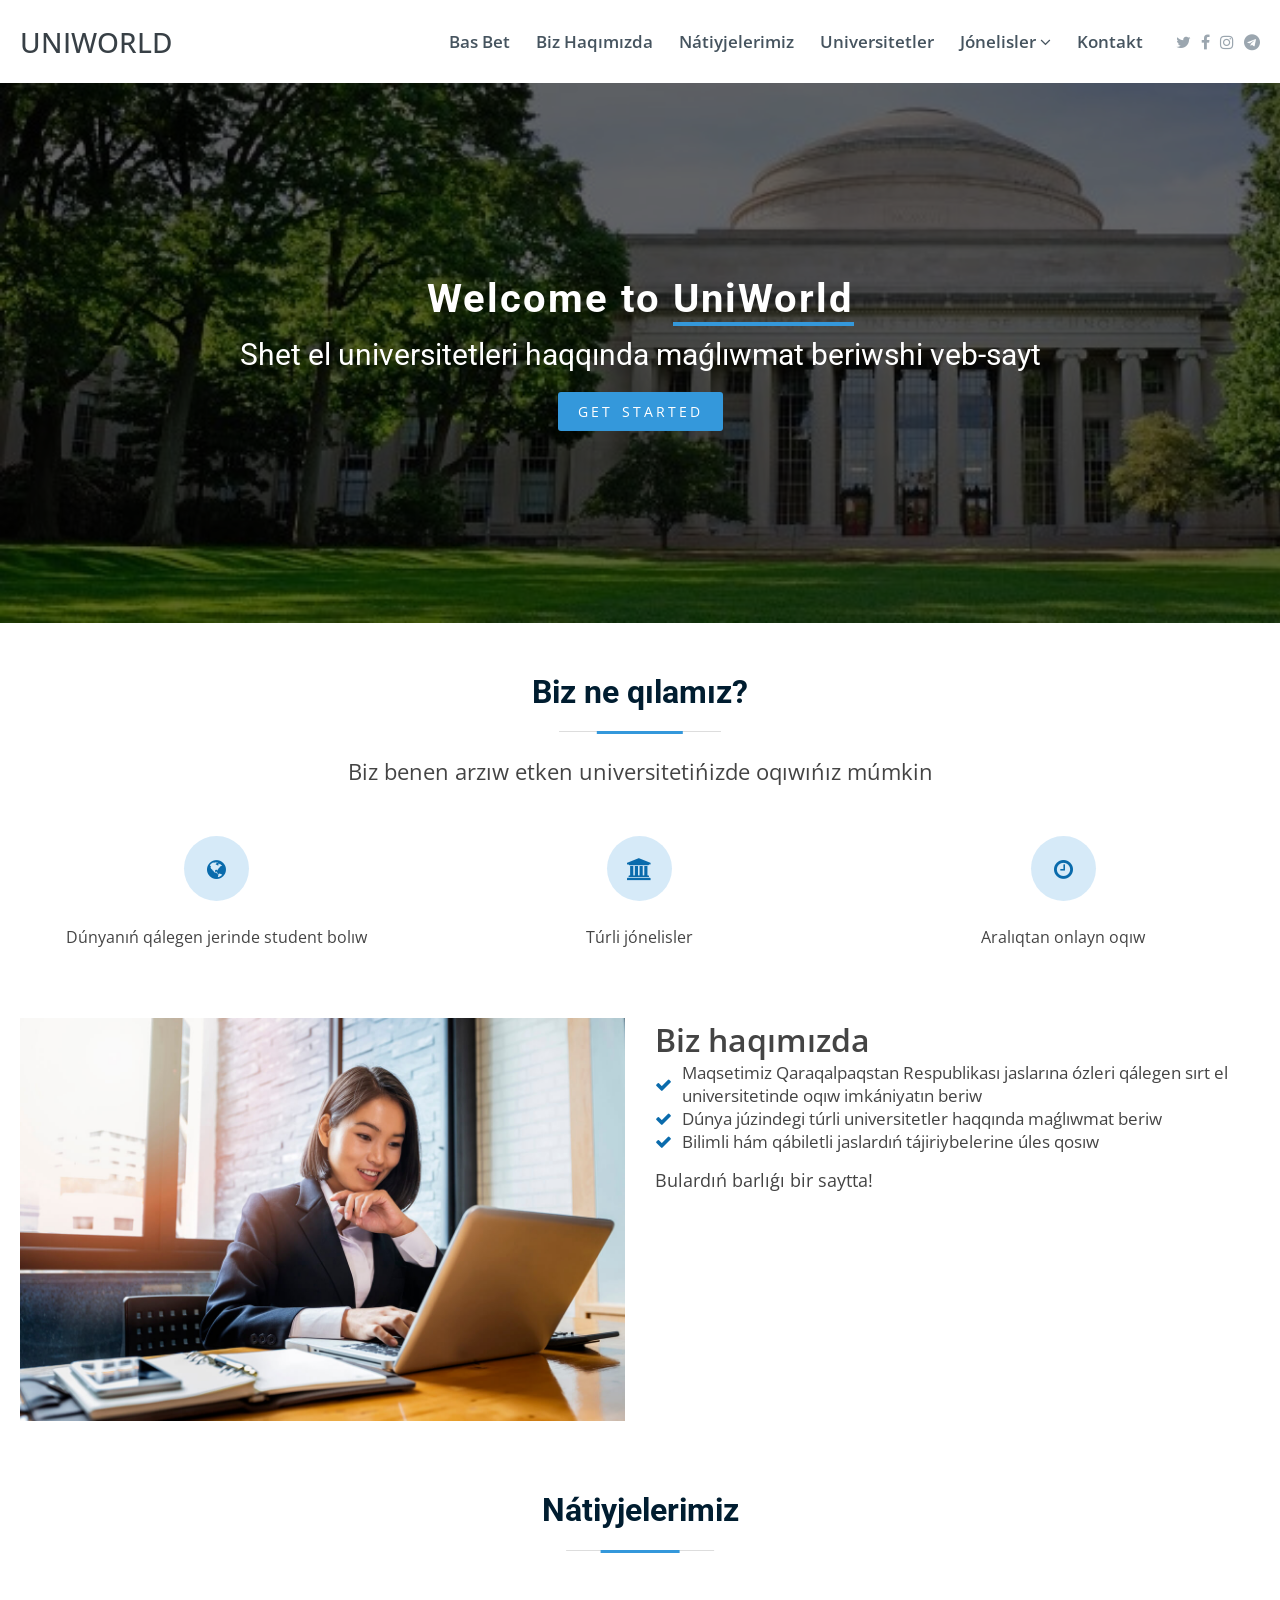
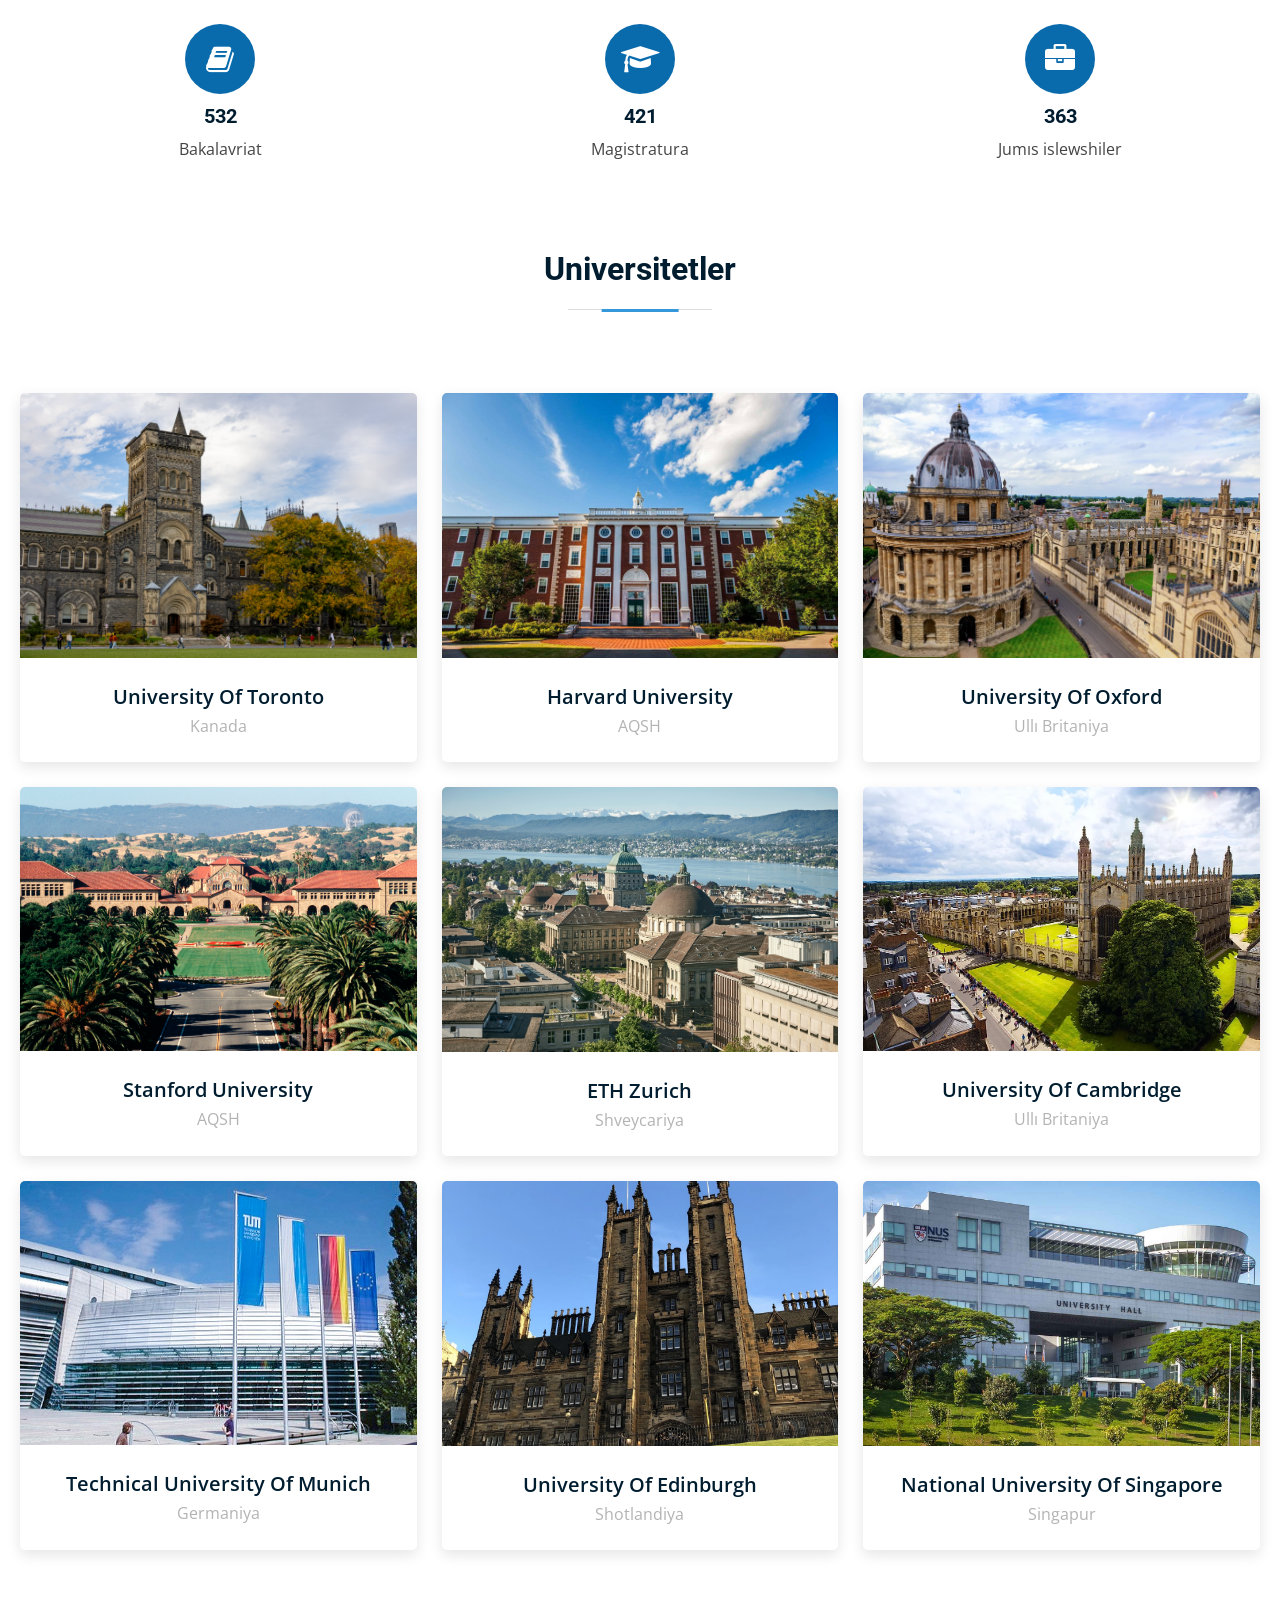
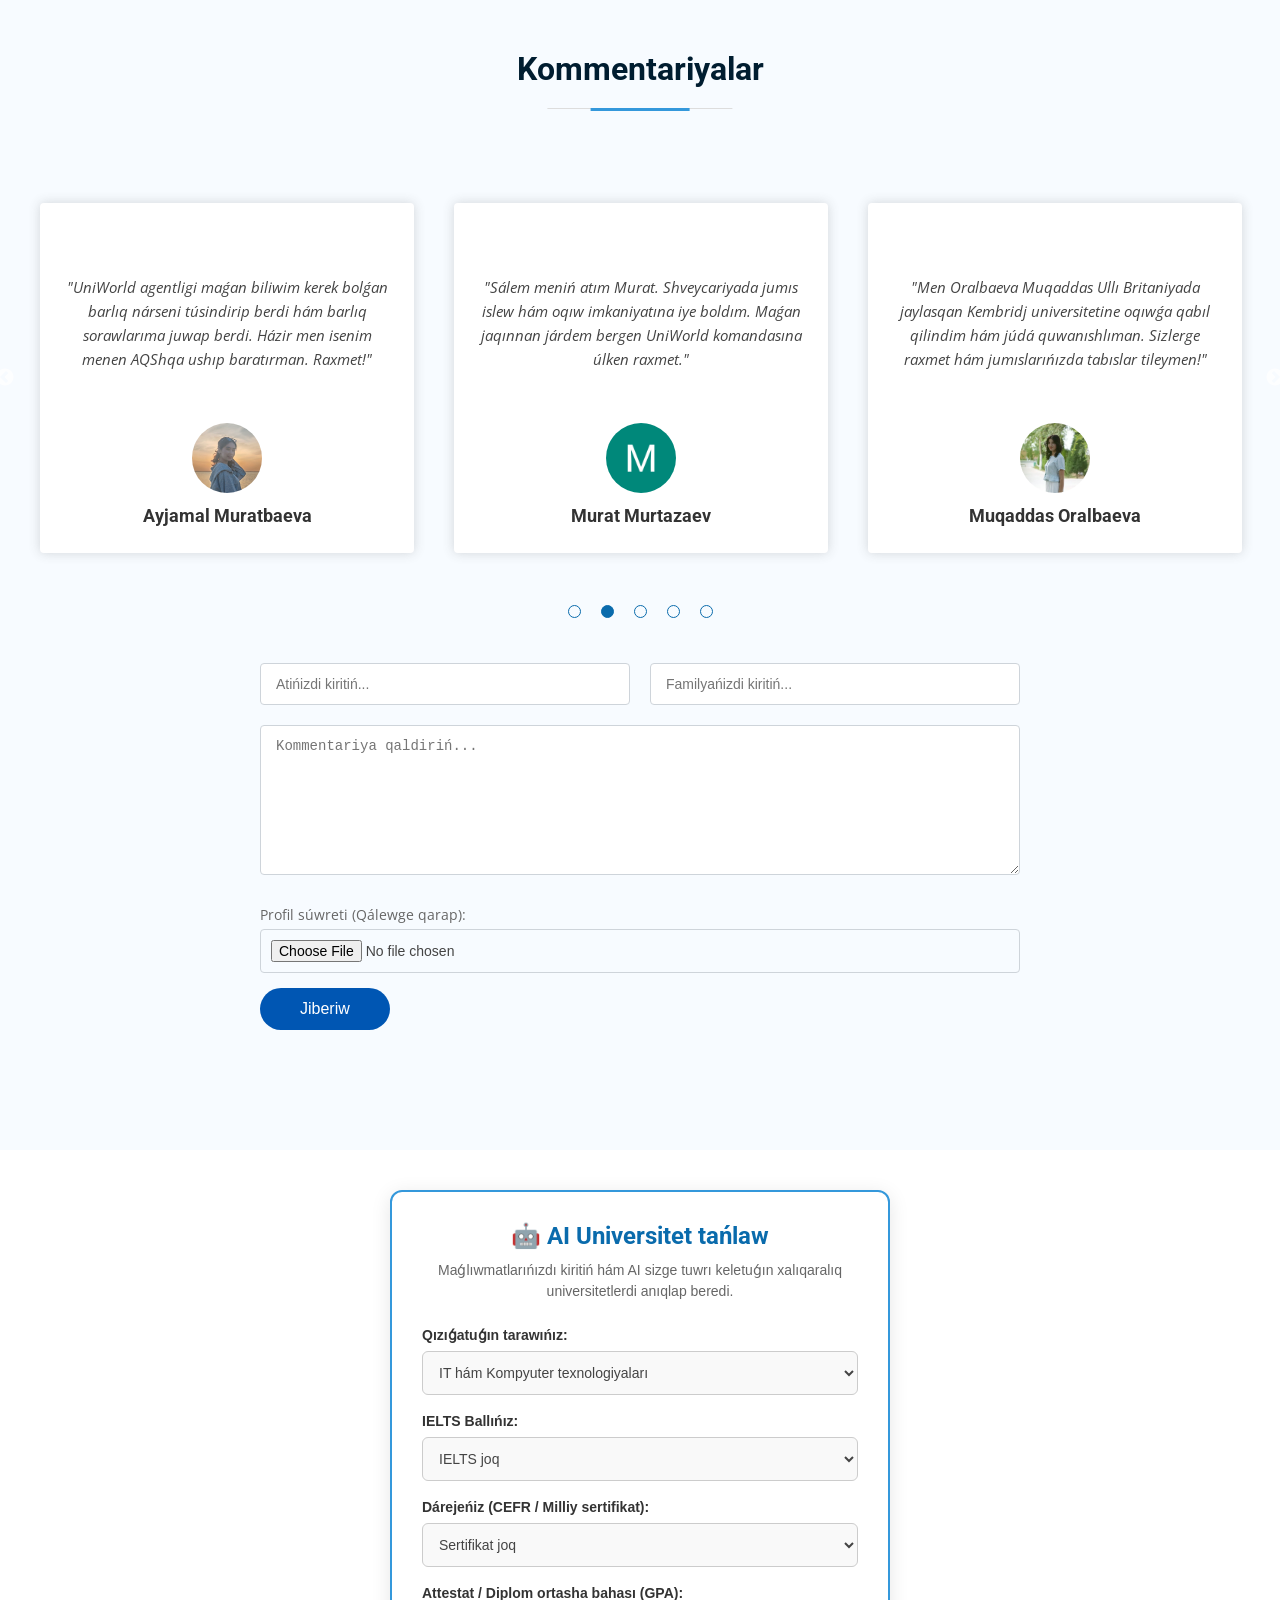
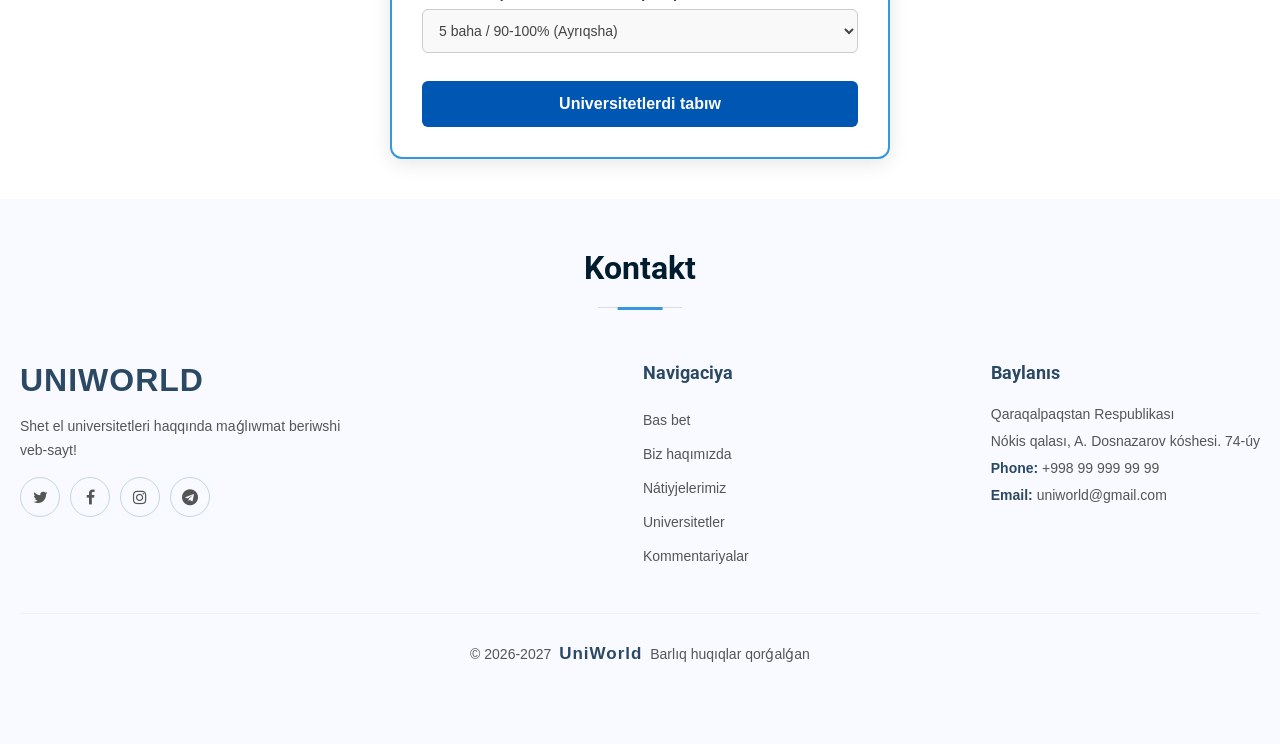
<file: index.html>
<!DOCTYPE html>
<html lang="en">
<head>
    <meta charset="UTF-8">
    <meta http-equiv="X-UA-Compatible" content="IE=edge">
    <meta name="viewport" content="width=device-width, initial-scale=1.0">
    <title>Individual proekt</title>
    <link rel="stylesheet" href="./styles/style.css">
    <link rel="preconnect" href="https://fonts.googleapis.com">
    <link rel="preconnect" href="https://fonts.gstatic.com" crossorigin>
    <link
        href="https://fonts.googleapis.com/css2?family=Open+Sans:ital,wght@0,300;0,400;0,500;0,600;0,700;0,800;1,300;1,400;1,500;1,600;1,700;1,800&family=Roboto:ital,wght@0,100;0,300;0,400;0,500;0,700;0,900;1,100;1,300;1,400;1,500;1,700;1,900&display=swap"
        rel="stylesheet">
    <link rel="stylesheet" href="./styles/font-awesome-4.7.0/css/font-awesome.min.css">
    <link rel="stylesheet" href="./slick-1.8.1/slick/slick.css">
    <link rel="stylesheet" href="./slick-1.8.1/slick/slick-theme.css">
</head>

<body>

    <header class="header" id="home">
        <div class="container">
            <div class="header-inner">
                <div class="logo">
                    <a href="#" class="logo-link">UniWorld</a>
                </div>
                <div class="header-menu">
                    <ul class="header-items">
                        <li>
                            <a href="#home">Bas bet</a>
                        </li>
                        <li>
                            <a href="#about">Biz haqımızda</a>
                        </li>
                        <li>
                            <a href="#result">Nátiyjelerimiz</a>
                        </li>
                        <li>
                            <a href="#universities">Universitetler</a>
                        </li>
                        <li>
                            <a href="#">
                                Jónelisler
                                <span><i class="fa fa-angle-down" aria-hidden="true"></i></span>
                            </a>
                            <ul class="drop-items">
                                <li>
                                    <a href="#">Kórkem-óner</a>
                                </li>
                                <li>
                                    <a href="#">
                                        IT
                                        <span>
                                            <i class="fa fa-angle-right" aria-hidden="true"></i>
                                        </span>
                                    </a>
                                    <ul class="deep-drop-down">
                                        <li>
                                            <a href="#">Programmalastırıw</a>
                                        </li>
                                        <li>
                                            <a href="#">Web programmalastırıw</a>
                                        </li>
                                        <li>
                                            <a href="#">Tarmaq administratorı</a>
                                        </li>
                                        <li>
                                            <a href="#">Kiberqáwipsizlik</a>
                                        </li>
                                        <li>
                                            <a href="#">Jasalma intellekt</a>
                                        </li>
                                    </ul>
                                </li>
                                <li>
                                    <a href="#">Pedagogika </a>
                                </li>
                                <li>
                                    <a href="#">Medicina</a>
                                </li>
                                <li>
                                    <a href="#">Biznes</a>
                                </li>
                            </ul>
                        </li>
                        <li>
                            <a href="#contact">Kontakt</a>
                        </li>
                    </ul>
                    <ul class="header-icons">
                        <a href="#"><i class="fa fa-twitter" aria-hidden="true"></i></a>
                        <a href="#"><i class="fa fa-facebook" aria-hidden="true"></i></a>
                        <a href="#"><i class="fa fa-instagram" aria-hidden="true"></i></a>
                        <a href="#"><i class="fa fa-telegram" aria-hidden="true"></i></a>
                    </ul>
                    <button class="bars-btn">
                        <i class="fa fa-bars" aria-hidden="true"></i>
                    </button>
                </div>
            </div>
        </div>
    </header>

    <section class="section-banner">
        <div class="banner-inner">
            <h1 class="banner-title">
                Welcome to <span class="title-span">UniWorld</span>
            </h1>
            <h4 class="banner-title-2">
                Shet el universitetleri haqqında maǵlıwmat beriwshi veb-sayt
            </h4>
            <a href="#about" class="banner-btn">get started</a>
        </div>
    </section>

    <section class="section-about" id="about">
        <div class="container">
            <div class="repeat-style">
                <h1 class="title">Biz ne qılamız?</h1>
                <p class="desc">Biz benen arzıw etken universitetińizde oqıwıńız múmkin</p>
            </div>
            <div class="about-block__items">

                <div class="about-item">
                    <div class="item-icon">
                        <span class="icon">
                            <i class="fa fa-globe" aria-hidden="true"></i>
                        </span>
                    </div>
                    <div class="item-intro">                        
                        <div class="item-desc">
                            Dúnyanıń qálegen jerinde student bolıw
                        </div>
                    </div>
                </div>

                <div class="about-item">
                    <div class="item-icon">
                        <span class="icon">
                            <i class="fa fa-university" aria-hidden="true"></i>
                        </span>
                    </div>
                    <div class="item-intro">
                        <div class="item-desc">
                            Túrli jónelisler
                        </div>
                    </div>
                </div>

                <div class="about-item">
                    <div class="item-icon">
                        <span class="icon">
                            <i class="fa fa-clock-o" aria-hidden="true"></i>
                        </span>
                    </div>
                    <div class="item-intro">
                        <div class="item-desc">
                            Aralıqtan onlayn oqıw
                        </div>
                    </div>
                </div>

            </div>
        </div>

        <div class="container">
            <div class="about-top">
                <div class="about-top__img">
                    <img src="./images/about/office.jpg" alt="">
                </div>
                <div class="about-top__us">
                    <div class="about-top__title">
                        Biz haqımızda
                    </div>
                    <ul class="about-top__items">
                        <li class="about-top__item">
                            <span>
                                <i class="fa fa-check" aria-hidden="true"></i>
                            </span>
                            Maqsetimiz Qaraqalpaqstan Respublikası jaslarına ózleri qálegen sırt el universitetinde oqıw imkániyatın beriw
                        </li>
                        <li class="about-top__item">
                            <span>
                                <i class="fa fa-check" aria-hidden="true"></i>
                            </span>
                            Dúnya júzindegi túrli universitetler haqqında maǵlıwmat beriw
                        </li>
                        <li class="about-top__item">
                            <span>
                                <i class="fa fa-check" aria-hidden="true"></i>
                            </span>
                            Bilimli hám qábiletli jaslardıń tájiriybelerine úles qosıw
                        </li>
                    </ul>
                 <div class="about-top__desc">
                        Bulardıń barlıǵı bir saytta!
                    </div>
                </div>
            </div>
        </div> 
    </section>

    <section class="section-result" id="result">
        <div class="container">
            <div class="repeat-style">
                 <h1 class="title">Nátiyjelerimiz</h1>
            </div>

        <div class="result-block_items">
            <div class="result-item">
                <span class="result-item__icon"><i class="fa fa-book"></i></span>
                <h1 class="result-item__title">532</h1>
                <p>Bakalavriat</p>
            </div>
            <div class="result-item">
                <span class="result-item__icon"><i class="fa fa-graduation-cap"></i></span>
                <h1 class="result-item__title">421</h1>
                <p>Magistratura</p>
            </div>
            <div class="result-item">
                <span class="result-item__icon"><i class="fa fa-briefcase"></i></span>
                <h1 class="result-item__title">363</h1>
                <p>Jumıs islewshiler</p>
            </div>
        </div>
    </section>

    <section class="section-university" id="universities">
        <div class="container">
            <div class="repeat-style">
                <h1 class="title">Universitetler</h1>
            </div>
            <div class="university-block__items">

                <div class="university-item">
                    <div class="university-item__img">
                        <img src="./images/university/university-1.jpg" alt="university_IMG">
                        <div class="university-inner">
                            <div class="university-inner__btns">
                                <a href="university-info.html" class="round-btn" onclick="saveData('University of Toronto', 'Kanada', './images/university/university-1.jpg', 'Toronto universiteti - Kanadadaǵi iri joqarı oqıw orınlarınan biri. 1827-jili shólkemlestirilgen. Sanaat texnologiyası, kórkem óner hám ilim, medicina, stomatologiya, pedagogika, huqıq, farmakologiya boyınsha qánigeler tayarlaydı. \n\nOrtasha kontrakt: Jılına $45,000 - $65,000. \nGrantlar: Lester B. Pearson International Scholarship (100% tolıq grant). \nMinimal akademiyalıq talaplar: IELTS: 6.5 (hár bir bólimnen 6.0+), GPA: 85%+.')">
                                    <svg width="24" height="24" viewBox="0 0 24 24" fill="none" xmlns="http://www.w3.org/2000/svg">
                                        <path d="M5 12H19" stroke="white" stroke-width="2" stroke-linecap="round" stroke-linejoin="round"></path>
                                        <path d="M12 5L19 12L12 19" stroke="white" stroke-width="2" stroke-linecap="round" stroke-linejoin="round"></path>
                                    </svg>
                                </a>
                            </div>
                        </div>
                    </div>         
                    <div class="university-item__body">
                        <a href="university-info.html" class="university-link">University of Toronto</a>
                        <p class="university-country">Kanada</p>
                    </div>
                </div>

                <div class="university-item">
                    <div class="university-item__img">
                        <img src="./images/university/university-2.jpg" alt="university_IMG">
                        <div class="university-inner">
                            <div class="university-inner__btns">
                                <a href="university-info.html" class="round-btn" onclick="saveData('Harvard University', 'AQSH', './images/university/university-2.jpg', 'Harvard universiteti - AQSHtaǵı eń abıraylı joqarı bilimlendiriw shólkemlerinen biri, Ayvi ligası (Ivy League) nıń aǵzası. Siyasat, huqıq, ilim hám biznes baǵdarlarında dúnya jetekshisi esaplanadı. \n\nOrtasha kontrakt: Jılına $58,000 – $65,000. \nGrantlar: Harvard Financial Aid (Shańaraq dáramatına qarap 100% ke shekem biypul oqıw). \nMinimal akademiyalıq talaplar: IELTS: 7.5+, GPA: 4.0/4.0, SAT/ACT imtixanları.')">
                                    <svg width="24" height="24" viewBox="0 0 24 24" fill="none" xmlns="http://www.w3.org/2000/svg">
                                        <path d="M5 12H19" stroke="white" stroke-width="2" stroke-linecap="round" stroke-linejoin="round"></path>
                                        <path d="M12 5L19 12L12 19" stroke="white" stroke-width="2" stroke-linecap="round" stroke-linejoin="round"></path>
                                    </svg>
                                </a>
                            </div>
                        </div>
                    </div>         
                    <div class="university-item__body">
                        <a href="university-info.html" class="university-link">Harvard University</a>
                        <p class="university-country">AQSH</p>
                    </div>
                </div>

                <div class="university-item">
                    <div class="university-item__img">
                        <img src="./images/university/university-3.jpg" alt="university_IMG">
                        <div class="university-inner">
                            <div class="university-inner__btns">
                                <a href="university-info.html" class="round-btn" onclick="saveData('University of Oxford', 'Ullı Britaniya', './images/university/university-3.jpg', 'Oxford universiteti - Inglis tilinde sóylesiwshi dúnyanıń eń áyyemgi hám abıraylı universiteti. Kúshli kolledj sisteması hám tereń akademiyalıq úrp-ádetlerge iye. \n\nOrtasha kontrakt: Jılına £33,000 – £48,000. \nGrantlar: Clarendon Fund hám Oxford Graduate Scholarships (100% tolıq grant). \nMinimal akademiyalıq talaplar: IELTS: 7.5, GPA: Joqarı (A-level: 95%+).')">
                                    <svg width="24" height="24" viewBox="0 0 24 24" fill="none" xmlns="http://www.w3.org/2000/svg">
                                        <path d="M5 12H19" stroke="white" stroke-width="2" stroke-linecap="round" stroke-linejoin="round"></path>
                                        <path d="M12 5L19 12L12 19" stroke="white" stroke-width="2" stroke-linecap="round" stroke-linejoin="round"></path>
                                    </svg>
                                </a>
                            </div>
                        </div>
                    </div>         
                    <div class="university-item__body">
                        <a href="university-info.html" class="university-link">University of Oxford</a>
                        <p class="university-country">Ullı Britaniya</p>
                    </div>
                </div>

                <div class="university-item">
                    <div class="university-item__img">
                        <img src="./images/university/university-4.jpg" alt="university_IMG">
                        <div class="university-inner">
                            <div class="university-inner__btns">
                                <a href="university-info.html" class="round-btn" onclick="saveData('Stanford University', 'AQSH', './images/university/university-4.jpg', 'Stanford universiteti - Silikon oypatınıń orayında jaylasqan. IT, joqarı texnologiyalar, injiniring, isbilermenlik hám biznes startaplar jaratıw bóliminde dúnyada eń aldınǵı orında turadı. \n\nOrtasha kontrakt: Jılına $62.000. \nGrantlar: Knight-Hennessy Scholars hám talapqa tiykarlanǵan ishki grantlar. \nMinimal akademiyalıq talaplar: IELTS: 7.0+, GPA:  bahalar (3.9+) hám jetekshilik portfoliosi.')">
                                    <svg width="24" height="24" viewBox="0 0 24 24" fill="none" xmlns="http://www.w3.org/2000/svg">
                                        <path d="M5 12H19" stroke="white" stroke-width="2" stroke-linecap="round" stroke-linejoin="round"></path>
                                        <path d="M12 5L19 12L12 19" stroke="white" stroke-width="2" stroke-linecap="round" stroke-linejoin="round"></path>
                                    </svg>
                                </a>
                            </div>
                        </div>
                    </div>         
                    <div class="university-item__body">
                        <a href="university-info.html" class="university-link">Stanford University</a>
                        <p class="university-country">AQSH</p>
                    </div>
                </div>

                <div class="university-item">
                    <div class="university-item__img">
                        <img src="./images/university/university-5.jpg" alt="university_IMG">
                        <div class="university-inner">
                            <div class="university-inner__btns">
                                <a href="university-info.html" class="round-btn" onclick="saveData('ETH Zurich', 'Shveycariya', './images/university/university-5.jpg', 'ETH Zurich - Evropanıń eń kúshli texnika hám injenerlik joqarı oqıw ornı (Albert Eynshteyn oqıǵan orın). Kontrakt bahası júdá arzan, biraq qabıllaw sisteması júdá qatań. \n\nOrtasha kontrakt: Jılına 1500 CHF (shama menen 1600$). \nGrantlar: Excellence Scholarship (ESOP) - oqıw biypul hám stipendiya beriledi. \nMinimal akademiyalıq talaplar: IELTS: 7.0+ yaki Nemis tili (C1), diplom bahası 95%+ hám ishki imtixanlar.')">
                                    <svg width="24" height="24" viewBox="0 0 24 24" fill="none" xmlns="http://www.w3.org/2000/svg">
                                        <path d="M5 12H19" stroke="white" stroke-width="2" stroke-linecap="round" stroke-linejoin="round"></path>
                                        <path d="M12 5L19 12L12 19" stroke="white" stroke-width="2" stroke-linecap="round" stroke-linejoin="round"></path>
                                    </svg>
                                </a>
                            </div>
                        </div>
                    </div>         
                    <div class="university-item__body">
                        <a href="university-info.html" class="university-link">ETH Zurich</a>
                        <p class="university-country">Shveycariya</p>
                    </div>
                </div>

                <div class="university-item">
                    <div class="university-item__img">
                        <img src="./images/university/university-6.jpg" alt="university_IMG">
                        <div class="university-inner">
                            <div class="university-inner__btns">
                                <a href="university-info.html" class="round-btn" onclick="saveData('University of Cambridge', 'Ullı Britaniya', './images/university/university-6.jpg', 'Cambridge universiteti - Ilimiy oylap tabıwlar hám Nobel sıylıǵınıń laureatları sanı boyınsha dúnyada absolyut jetekshi bolǵan eń abıraylı, tariyxıy hám áyyemgi universitetlerden biri. \n\nOrtasha kontrakt: Jılına £35,000 – £55,000. \nGrantlar: Gates Cambridge hám Cambridge Trust grantları (100% tolıq grant sisteması). \nMinimal akademiyalıq talaplar: IELTS: 7.5 (hár bir bólimnen 7.0+), GPA: Tek ǵana ayrıqsha bahalar (3.9+).')">
                                    <svg width="24" height="24" viewBox="0 0 24 24" fill="none" xmlns="http://www.w3.org/2000/svg">
                                        <path d="M5 12H19" stroke="white" stroke-width="2" stroke-linecap="round" stroke-linejoin="round"></path>
                                        <path d="M12 5L19 12L12 19" stroke="white" stroke-width="2" stroke-linecap="round" stroke-linejoin="round"></path>
                                    </svg>
                                </a>
                            </div>
                        </div>
                    </div>         
                    <div class="university-item__body">
                        <a href="university-info.html" class="university-link">University of Cambridge</a>
                        <p class="university-country">Ullı Britaniya</p>
                    </div>
                </div>

                <div class="university-item">
                    <div class="university-item__img">
                        <img src="./images/university/university-7.jpg" alt="university_IMG">
                        <div class="university-inner">
                            <div class="university-inner__btns">
                                <a href="university-info.html" class="round-btn" onclick="saveData('Technical University of Munich', 'Germaniya', './images/university/university-7.jpg', 'TUM - Germaniyanıń eń kúshli texnika universiteti. IT, injenerlik, robototexnika hám avtomobil qurılısı baǵdarlarında Evropada jetekshi abırayǵa iye. \n\nOrtasha kontrakt: Oqıw biypul (tek semestr ushın €150-€300 hákimshilik tólem bar). \nGrantlar: DAAD stipendiyaları hám nátiyjeli studentler ushın ishki fondlar. \nMinimal akademiyalıq talaplar: IELTS: 6.5+, GPA: Joqarı bahalar hám VPD kiriw ruxsatnaması.')">
                                    <svg width="24" height="24" viewBox="0 0 24 24" fill="none" xmlns="http://www.w3.org/2000/svg">
                                        <path d="M5 12H19" stroke="white" stroke-width="2" stroke-linecap="round" stroke-linejoin="round"></path>
                                        <path d="M12 5L19 12L12 19" stroke="white" stroke-width="2" stroke-linecap="round" stroke-linejoin="round"></path>
                                    </svg>
                                </a>
                            </div>
                        </div>
                    </div>         
                    <div class="university-item__body">
                        <a href="university-info.html" class="university-link">Technical University of Munich</a>
                        <p class="university-country">Germaniya</p>
                    </div>
                </div>

                <div class="university-item">
                    <div class="university-item__img">
                        <img src="./images/university/university-8.jpg" alt="university_IMG">
                        <div class="university-inner">
                            <div class="university-inner__btns">
                                <a href="university-info.html" class="round-btn" onclick="saveData('University of Edinburgh', 'Shotlandiya', './images/university/university-8.jpg', 'Edinburgh universiteti - Ullı Britaniyanıń eń áyyemgi joqarı oqıw orınlarınan biri. Jasalma intellekt, til bilimi, medicina hám gumanitar tarawlarda xalıqaralıq kólemde oǵada belgili. \n\nOrtasha kontrakt: Jılına £24,000 - £35,000. \nGrantlar: Edinburgh Global Scholarships (Xalıqaralıq studentler ushın tolıq stipendiyalar). \nMinimal akademiyalıq talaplar: IELTS: 6.5 yaki 7.0 (baǵdarǵa qarap), GPA: 80%+ yaki GPA 3.4+.')">
                                    <svg width="24" height="24" viewBox="0 0 24 24" fill="none" xmlns="http://www.w3.org/2000/svg">
                                        <path d="M5 12H19" stroke="white" stroke-width="2" stroke-linecap="round" stroke-linejoin="round"></path>
                                        <path d="M12 5L19 12L12 19" stroke="white" stroke-width="2" stroke-linecap="round" stroke-linejoin="round"></path>
                                    </svg>
                                </a>
                            </div>
                        </div>
                    </div>         
                    <div class="university-item__body">
                        <a href="university-info.html" class="university-link">University of Edinburgh</a>
                        <p class="university-country">Shotlandiya</p>
                    </div>
                </div>

                <div class="university-item">
                    <div class="university-item__img">
                        <img src="./images/university/university-9.jpg" alt="university_IMG">
                        <div class="university-inner">
                            <div class="university-inner__btns">
                                <a href="university-info.html" class="round-btn" onclick="saveData('National University of Singapore', 'Singapur', './images/university/university-9.jpg', 'NUS - Aziyanıń 1-sanlı eń kúshli universiteti. Global kólemde biznes, kompyuter ilimleri (IT) hám injenerlik baǵdarlarında dúnya júzindegi eń joqarı orınlarda turadı. \n\nOrtasha kontrakt: Jılına $20 000 – $40,000 SGD. \nGrantlar: NUS Science & Technology Scholarship hám ASEAN Scholarships (Tolıq grantlar). \nMinimal akademiyalıq talaplar: IELTS: 6.5+, GPA: 90%+ (GPA 3.8+) hám de Matematikadan joqarı kórsetkish.')">
                                    <svg width="24" height="24" viewBox="0 0 24 24" fill="none" xmlns="http://www.w3.org/2000/svg">
                                        <path d="M5 12H19" stroke="white" stroke-width="2" stroke-linecap="round" stroke-linejoin="round"></path>
                                        <path d="M12 5L19 12L12 19" stroke="white" stroke-width="2" stroke-linecap="round" stroke-linejoin="round"></path>
                                    </svg>
                                </a>
                            </div>
                        </div>
                    </div>         
                    <div class="university-item__body">
                        <a href="university-info.html" class="university-link">National University of Singapore</a>
                        <p class="university-country">Singapur</p>
                    </div>
                </div>

            </div>
        </div>
    </section>

    <section class="section-comments" id="comments">
        <div class="container">
            <div class="repeat-style">
                <h1 class="title">Kommentariyalar</h1>
            </div>

            <div class="slider-items">
                <div class="slider-item">
                    <div class="slider-item__inner">
                        <p class="slider-item__info">
                            "UniWorld kompaniyasına jumıs sapası, xızmetkerlerge bolsa mamanlıǵı, miynet súygishligi, ayrıqsha xızmet kórsetkeni ushın minnetdarshılıq bildirmekshimen. Jumıslarıńızǵa tabıslar tileymen."
                        </p>
                        <div class="slider-item__person">
                            <span class="img">
                                <img src="./images/person/person-1.jpg" alt="">
                            </span>
                            <h4 class="person-name">Maxmud Imamatdinov</h4>
                        </div>
                    </div>
                </div>
                <div class="slider-item">
                    <div class="slider-item__inner">
                        <p class="slider-item__info">
                            "UniWorld agentligi maǵan biliwim kerek bolǵan barlıq nárseni túsindirip berdi hám barlıq sorawlarıma juwap berdi. Házir men isenim menen AQShqa ushıp baratırman. Raxmet!"
                        </p>
                        <div class="slider-item__person">
                            <span class="img">
                                <img src="./images/person/person-2.jpg" alt="">
                            </span>
                            <h4 class="person-name">Ayjamal Muratbaeva</h4>
                        </div>
                    </div>
                </div>
                <div class="slider-item">
                    <div class="slider-item__inner">
                        <p class="slider-item__info">
                            "Sálem meniń atım Murat. Shveycariyada jumıs islew hám oqıw imkaniyatına iye boldım. Maǵan jaqınnan járdem bergen UniWorld komandasına úlken raxmet."
                        </p>
                        <div class="slider-item__person">
                            <span class="img">
                                <img src="./images/person/person-3.jpg" alt="">
                            </span>
                            <h4 class="person-name">Murat Murtazaev</h4>
                        </div>
                    </div>
                </div>
                <div class="slider-item">
                    <div class="slider-item__inner">
                        <p class="slider-item__info">
                            "Men Oralbaeva Muqaddas Ullı Britaniyada jaylasqan Kembridj universitetine oqıwǵa qabıl qilindim hám júdá quwanıshlıman. Sizlerge raxmet hám jumıslarıńızda tabıslar tileymen!"
                        </p>
                        <div class="slider-item__person">
                            <span class="img">
                                <img src="./images/person/person-4.jpg" alt="">
                            </span>
                            <h4 class="person-name">Muqaddas Oralbaeva</h4>
                        </div>
                    </div>
                </div>
                <div class="slider-item">
                    <div class="slider-item__inner">
                        <p class="slider-item__info">
                            "Men Germaniyaniń Myunxen universiteti studentimen. Bul jerge jetip keliwime  járdem bergen UniWorldqa óz minnetdarshılıǵımdı bildiremen hám aldaǵı jumıslarına áwmet tilep qalaman!"
                        </p>
                        <div class="slider-item__person">
                            <span class="img">
                                <img src="./images/person/person-5.jpg" alt="">
                            </span>
                            <h4 class="person-name">Xojaxmet Ganiev</h4>
                        </div>
                    </div>
                </div>
            </div>

            <div class="comment-form-container"> 
            <form class="comment-form" id="commentForm">
                <div class="form-group-top"> 
                    <div class="form-name">
                    <input type="text" id="userName" class="form-control" name="name" placeholder="Atińizdi kiritiń..." required="">
                </div>

                <div class="form-surname">
                <input type="text" id="userSurname" class="form-control" name="surname" placeholder="Familyańizdi kiritiń..." required="">
                </div>
                </div>

                <div class="form-message">
                <textarea class="form-control" id="userMessage" name="message" rows="6" placeholder="Kommentariya qaldiriń..." required=""></textarea>
                </div>

                <div class="form-group" style="margin: 15px 0; text-align: left;">
                    <label for="userAvatar" style="color: #666; font-size: 14px; display: block; margin-bottom: 5px;">Profil súwreti (Qálewge qarap):</label>
                    <input type="file" id="userAvatar" accept="image/*" class="form-control" style="padding: 10px;">
                </div>

                <div class="text-center">
                    <div class="loading">Júklenbekte</div>
                    <div class="sent-message">Siziń xabarıńız jiberildi. Raxmet!</div>
                    <button type="submit" class="submit-btn">Jiberiw</button>
                </div>
            </form>
            </div>

        </div>
    </section>

    <!-- AI Universitet tańlaw -->
    <div class="ai-predictor-container">
    <h3 class="ai-predictor-title">🤖 AI Universitet tańlaw</h3>
    <p class="ai-predictor-desc">Maǵlıwmatlarıńızdı kiritiń hám AI sizge tuwrı keletuǵın xalıqaralıq universitetlerdi anıqlap beredi.</p>
    
    <div class="ai-input-group">
        <label class="ai-label">Qızıǵatuǵın tarawıńız:</label>
        <select id="ai-major" class="ai-select">
            <option value="IT">IT hám Kompyuter texnologiyaları</option>
            <option value="Business">Biznes, Finans hám Menejment</option>
            <option value="Engineering">Injenerlik hám Arxitektura</option>
            <option value="Medical">Medicina hám Biologiya</option>
            <option value="Humanities">Gumanitar ilimler hám Tiller</option>
        </select>
    </div>

    <div class="ai-input-group">
        <label class="ai-label">IELTS Ballıńız:</label>
        <select id="ai-ielts" class="ai-select">
            <option value="0">IELTS joq</option>
            <option value="5.0">5.0</option>
            <option value="5.5">5.5</option>
            <option value="6.0">6.0</option>
            <option value="6.5">6.5</option>
            <option value="7.0">7.0 hám joqarı</option>
        </select>
    </div>

    <div class="ai-input-group">
        <label class="ai-label">Dárejeńiz (CEFR / Milliy sertifikat):</label>
        <select id="ai-cefr" class="ai-select">
            <option value="NONE">Sertifikat joq</option>
            <option value="B1">B1 dárejesi</option>
            <option value="B2">B2 dárejesi</option>
            <option value="C1">C1 dárejesi</option>
        </select>
    </div>

    <div class="ai-input-group">
        <label class="ai-label">Attestat / Diplom ortasha bahası (GPA):</label>
        <select id="ai-gpa" class="ai-select">
            <option value="A">5 baha / 90-100% (Ayrıqsha)</option>
            <option value="B">4 baha / 75-89% (Jaqsı)</option>
            <option value="C">3 baha / 60-74% (Ortasha)</option>
        </select>
    </div>

    <button id="predict-btn" class="ai-btn">Universitetlerdi tabıw</button>

    <div id="ai-result" class="ai-result-box"></div>
</div>

    <section class="section-contact" id="contact">
        <div class="container">
        <div class="repeat-style">
      <h1 class="title">Kontakt</h1>
        </div>
        <div class="contact-items">
        <div class="contact-footer-about">
            <a href="index.html" class="logo-link">
            <span class="sitename">UniWorld</span>
            </a>
            <p>Shet el universitetleri haqqında maǵlıwmat beriwshi veb-sayt!</p>
            <div class="social-links">
            <a href="#"><i class="fa fa-twitter" aria-hidden="true"></i></a>
            <a href="#"><i class="fa fa-facebook" aria-hidden="true"></i></a>
            <a href="#"><i class="fa fa-instagram" aria-hidden="true"></i></a>
            <a href="#"><i class="fa fa-telegram" aria-hidden="true"></i></a>
            </div>
        </div>
        <div class="contact-footer-links">
            <h4>Navigaciya</h4>
            <ul>
            <li><a href="#home">Bas bet</a></li>
            <li><a href="#about">Biz haqımızda</a></li>
            <li><a href="#result">Nátiyjelerimiz</a></li>
            <li><a href="#universities">Universitetler</a></li>
            <li><a href="#comments">Kommentariyalar</a></li>
            </ul>
        </div>
        <div class="contact-footer">
            <h4>Baylanıs</h4>
            <p>Qaraqalpaqstan Respublikası</p>
            <p>Nókis qalası, A. Dosnazarov kóshesi. 74-úy</p>
            <p class="mt-4"><strong>Phone:</strong> <span>+998 99 999 99 99</span></p>
            <p><strong>Email:</strong> <span>uniworld@gmail.com</span></p>
        </div>
        <div class="footer-bottom">
        <div class="container">
            <div class="copyright">
            <p>© 2026-2027 <strong class="sitename">UniWorld</strong> Barlıq huqıqlar qorǵalǵan</p>
            </div>
        </div>
        </div>

        </div>
        </div>
    </section>

    <script>
    function saveData(name, loc, img, desc) {
        localStorage.setItem('uniName', name);
        localStorage.setItem('uniLoc', loc);
        localStorage.setItem('uniImg', img);
        localStorage.setItem('uniDesc', desc);
    }
    </script>
 
    <script src="./js/jQuery.min.js"></script>
    <script src="./slick-1.8.1/slick/slick.min.js"></script>
    <script src="./js/app.js"></script>

</body>
</body>
</html>
</file>
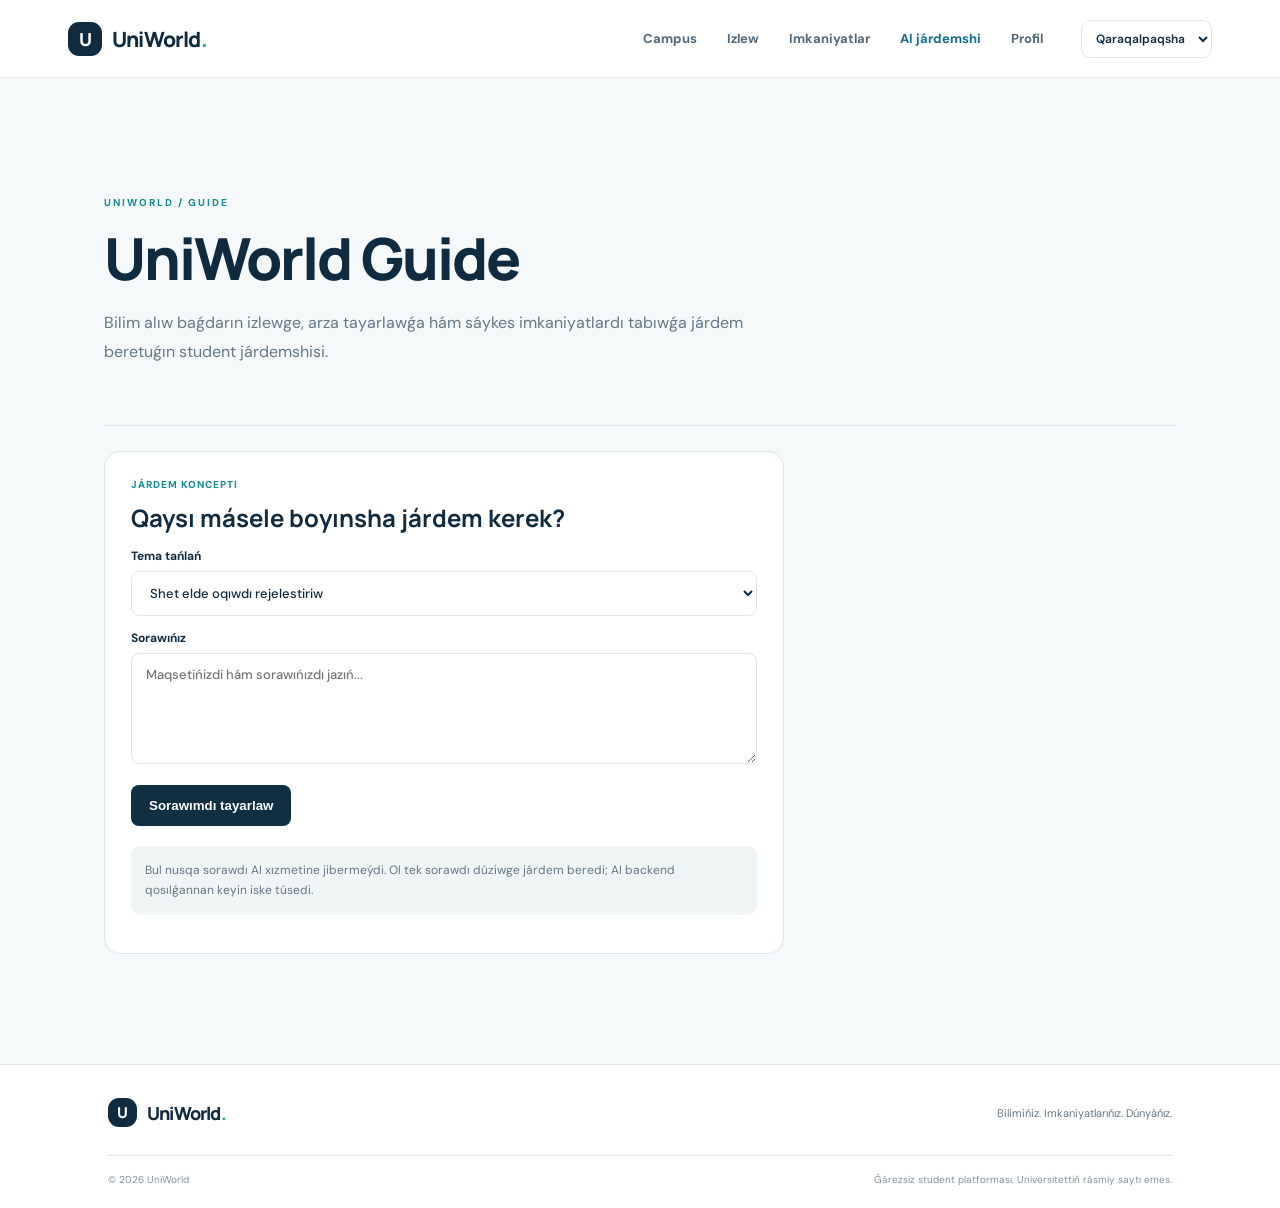
<file: assistant.html>
<!doctype html>
<html lang="kaa">
<head>
  <meta charset="utf-8">
  <meta name="viewport" content="width=device-width, initial-scale=1">
  <meta name="description" content="A concept for helping students explore study paths and prepare applications." data-i18n-content="metaGuide">
  <title data-i18n="titleGuide">UniWorld Guide | UniWorld</title>
  <link rel="preconnect" href="https://fonts.googleapis.com">
  <link rel="preconnect" href="https://fonts.gstatic.com" crossorigin>
  <link href="https://fonts.googleapis.com/css2?family=DM+Sans:wght@400;500;600;700;800&family=Manrope:wght@400;600;700;800&display=swap" rel="stylesheet">
  <link rel="stylesheet" href="./styles/home-v2.css">
  <link rel="stylesheet" href="./styles/modules-v2.css">
  <script src="./js/modules-v2.js" defer></script>
</head>
<body>
  <header class="site-header"><div class="nav-wrap">
    <a class="brand" href="./index-v2.html" aria-label="UniWorld home"><span class="brand-mark">U</span><span>UniWorld<span class="brand-dot">.</span></span></a>
    <button class="menu-toggle" type="button" aria-label="Menu" aria-expanded="false" data-i18n-aria="menuLabel"><span aria-hidden="true">☰</span></button>
    <nav class="main-nav" aria-label="Main navigation" data-i18n-aria="mainNavLabel">
      <a href="./campus.html" data-i18n="navCampus">Campus</a><a href="./discover.html" data-i18n="navDiscover">Discover</a><a href="./opportunities.html" data-i18n="navOpportunities">Opportunities</a><a href="./assistant.html" aria-current="page" data-i18n="navGuide">AI Assistant</a><a href="./profile.html" data-i18n="navProfile">Profile</a>
    </nav>
    <label class="language-picker"><span class="sr-only" data-i18n="languageLabel">Language</span><select id="languageSelect" aria-label="Language"><option value="kaa">Qaraqalpaqsha</option><option value="uz">O‘zbekcha</option><option value="en">English</option><option value="ru">Русский</option></select></label>
  </div></header>

  <main class="subpage">
    <section class="page-hero"><div class="eyebrow" data-i18n="guideEyebrow">UNIWORLD / GUIDE</div><h1 data-i18n="guideTitle">UniWorld Guide</h1><p data-i18n="guideIntro">A student companion designed to help explore study paths, prepare applications and find relevant opportunities.</p></section>
    <section class="form-panel">
      <div class="meta" data-i18n="guideMeta">GUIDANCE CONCEPT</div>
      <h2 data-i18n="guideFormTitle" style="font-family:Manrope;margin:10px 0">What would you like help with?</h2>
      <form id="guideForm">
        <label for="guideTopic" data-i18n="guideTopicLabel">Choose a topic</label>
        <select id="guideTopic" class="field">
          <option value="study" data-i18n="topicStudy">Planning to study abroad</option>
          <option value="scholarship" data-i18n="topicScholarship">Finding scholarships</option>
          <option value="documents" data-i18n="topicDocuments">Motivation letter and CV</option>
          <option value="university" data-i18n="topicUniversity">Comparing universities</option>
          <option value="project" data-i18n="topicProject">Developing a student project</option>
        </select>
        <label for="guideQuestion" data-i18n="guideQuestionLabel">Your question</label>
        <textarea id="guideQuestion" class="field" rows="5" data-i18n-placeholder="guideQuestionPlaceholder" placeholder="Describe your goal and question..."></textarea>
        <button type="submit" id="guideSubmit" data-i18n="guideSubmit">Prepare my question</button>
      </form>
      <p id="guideFeedback" class="empty-note" aria-live="polite" data-i18n="guideInitialFeedback">This prototype does not send your question to an AI service. It only helps structure the request; live AI will require a secure backend.</p>
    </section>
  </main>

  <footer class="site-footer">
    <div class="footer-top"><a class="brand brand-footer" href="./index-v2.html"><span class="brand-mark">U</span><span>UniWorld<span class="brand-dot">.</span></span></a><p data-i18n="footerTagline">Your Education. Your Opportunities. Your World.</p></div>
    <div class="footer-bottom"><span>© <span data-year></span> UniWorld</span><span data-i18n="footerNote">An independent student platform. Not an official university website.</span></div>
  </footer>
</body>
</html>
</file>
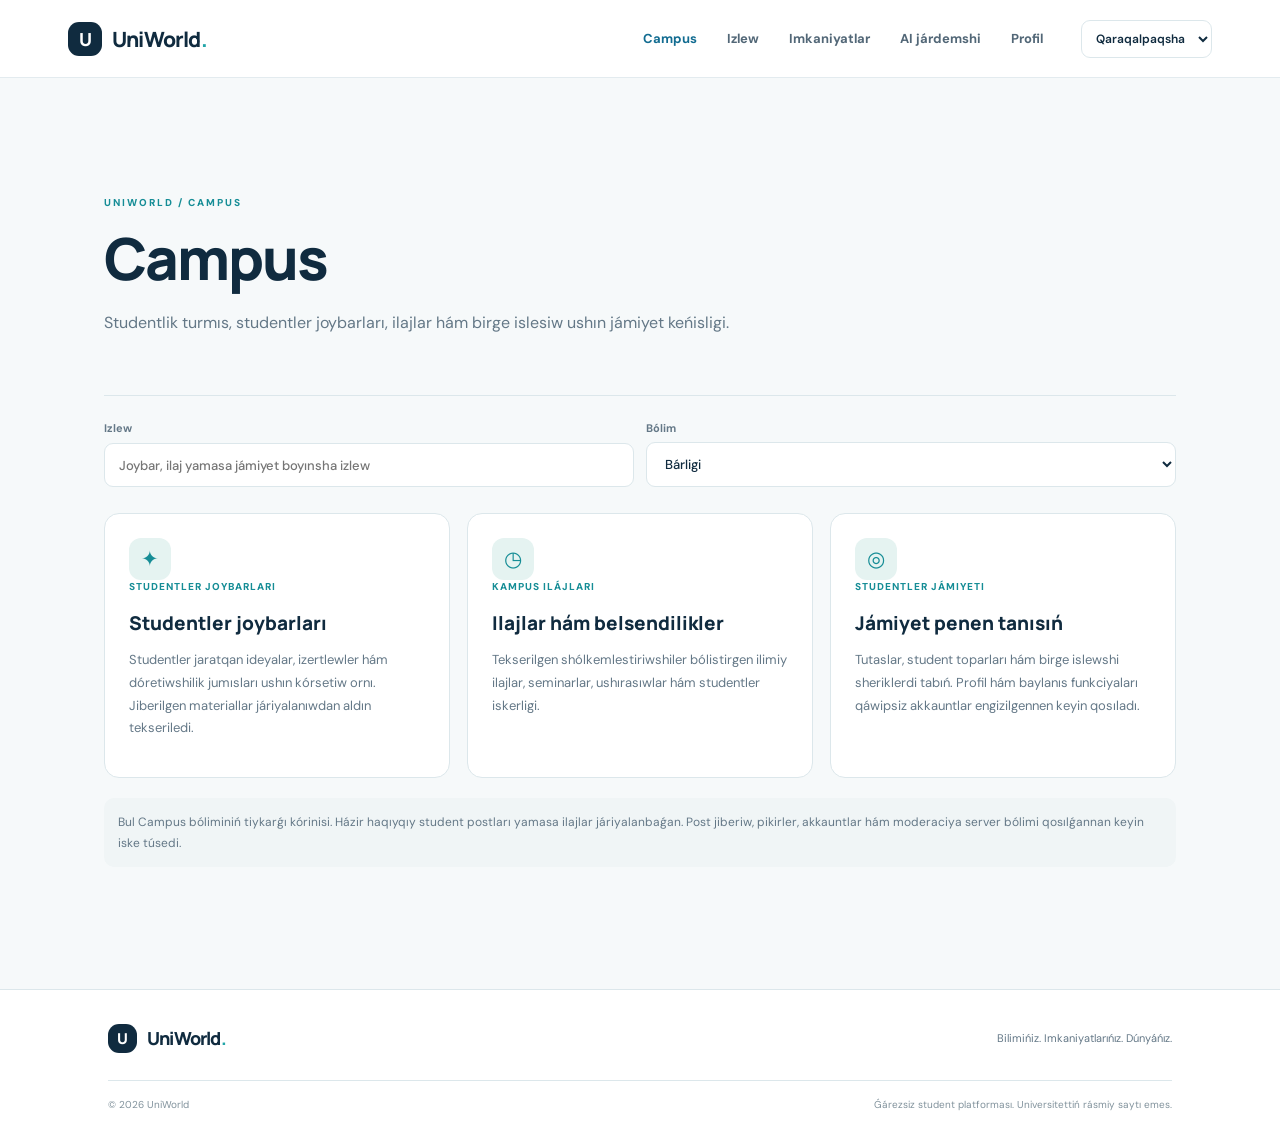
<file: campus.html>
<!doctype html>
<html lang="kaa">
<head>
  <meta charset="utf-8">
  <meta name="viewport" content="width=device-width, initial-scale=1">
  <meta name="description" content="A community space for student life, projects and campus events." data-i18n-content="metaCampus">
  <title data-i18n="titleCampus">Campus | UniWorld</title>
  <link rel="preconnect" href="https://fonts.googleapis.com">
  <link rel="preconnect" href="https://fonts.gstatic.com" crossorigin>
  <link href="https://fonts.googleapis.com/css2?family=DM+Sans:wght@400;500;600;700;800&family=Manrope:wght@400;600;700;800&display=swap" rel="stylesheet">
  <link rel="stylesheet" href="./styles/home-v2.css">
  <link rel="stylesheet" href="./styles/modules-v2.css">
  <script src="./js/modules-v2.js" defer></script>
</head>
<body>
  <header class="site-header">
    <div class="nav-wrap">
      <a class="brand" href="./index-v2.html" aria-label="UniWorld home"><span class="brand-mark">U</span><span>UniWorld<span class="brand-dot">.</span></span></a>
      <button class="menu-toggle" type="button" aria-label="Menu" aria-expanded="false" data-i18n-aria="menuLabel"><span aria-hidden="true">☰</span></button>
      <nav class="main-nav" aria-label="Main navigation" data-i18n-aria="mainNavLabel">
        <a href="./campus.html" aria-current="page" data-i18n="navCampus">Campus</a>
        <a href="./discover.html" data-i18n="navDiscover">Discover</a>
        <a href="./opportunities.html" data-i18n="navOpportunities">Opportunities</a>
        <a href="./assistant.html" data-i18n="navGuide">AI Assistant</a>
        <a href="./profile.html" data-i18n="navProfile">Profile</a>
      </nav>
      <label class="language-picker"><span class="sr-only" data-i18n="languageLabel">Language</span>
        <select id="languageSelect" aria-label="Language">
          <option value="kaa">Qaraqalpaqsha</option><option value="uz">O‘zbekcha</option><option value="en">English</option><option value="ru">Русский</option>
        </select>
      </label>
    </div>
  </header>

  <main class="subpage">
    <section class="page-hero">
      <div class="eyebrow" data-i18n="campusEyebrow">UNIWORLD / CAMPUS</div>
      <h1 data-i18n="campusTitle">Campus</h1>
      <p data-i18n="campusIntro">A student community space for campus life, student projects, events and collaboration.</p>
    </section>

    <div class="toolbar" aria-label="Campus filters">
      <label><span data-i18n="campusSearchLabel">Search</span>
        <input id="campusSearch" type="search" data-i18n-placeholder="campusSearchPlaceholder" placeholder="Search projects, events or community">
      </label>
      <label><span data-i18n="campusCategoryLabel">Category</span>
        <select id="campusType">
          <option value="all" data-i18n="catAll">All categories</option>
          <option value="projects" data-i18n="catProjects">Projects</option>
          <option value="events" data-i18n="catEvents">Events</option>
          <option value="community" data-i18n="catCommunity">Community</option>
        </select>
      </label>
    </div>

    <div class="content-grid" id="campusCards">
      <article class="content-card" data-campus-card data-category="projects">
        <span class="symbol" aria-hidden="true">✦</span>
        <div class="meta" data-i18n="campusProjectsMeta">STUDENT PROJECTS</div>
        <h2 data-i18n="campusProjectsTitle">Student projects</h2>
        <p data-i18n="campusProjectsCopy">A showcase for student-built ideas, research and creative work. Submissions will be reviewed before publication.</p>
      </article>
      <article class="content-card" data-campus-card data-category="events">
        <span class="symbol" aria-hidden="true">◷</span>
        <div class="meta" data-i18n="campusEventsMeta">CAMPUS EVENTS</div>
        <h2 data-i18n="campusEventsTitle">Events and activities</h2>
        <p data-i18n="campusEventsCopy">Academic events, workshops, meetups and student activities shared by verified organizers.</p>
      </article>
      <article class="content-card" data-campus-card data-category="community">
        <span class="symbol" aria-hidden="true">◎</span>
        <div class="meta" data-i18n="campusCommunityMeta">STUDENT COMMUNITY</div>
        <h2 data-i18n="campusCommunityTitle">Meet your community</h2>
        <p data-i18n="campusCommunityCopy">Find peers, student teams and collaborators. Profiles and contact features will be added after secure accounts are introduced.</p>
      </article>
    </div>

    <p id="campusNoResults" class="empty-note" aria-live="polite" hidden data-i18n="campusNoResults">No sections match your search. Try another keyword.</p>
    <p class="empty-note" data-i18n="campusNote">This is the Campus foundation preview. No real student posts or event listings have been published yet. Posting, comments, accounts and moderation will be enabled after the backend is ready.</p>
  </main>

  <footer class="site-footer">
    <div class="footer-top"><a class="brand brand-footer" href="./index-v2.html"><span class="brand-mark">U</span><span>UniWorld<span class="brand-dot">.</span></span></a><p data-i18n="footerTagline">Your Education. Your Opportunities. Your World.</p></div>
    <div class="footer-bottom"><span>© <span data-year></span> UniWorld</span><span data-i18n="footerNote">An independent student platform. Not an official university website.</span></div>
  </footer>
</body>
</html>
</file>
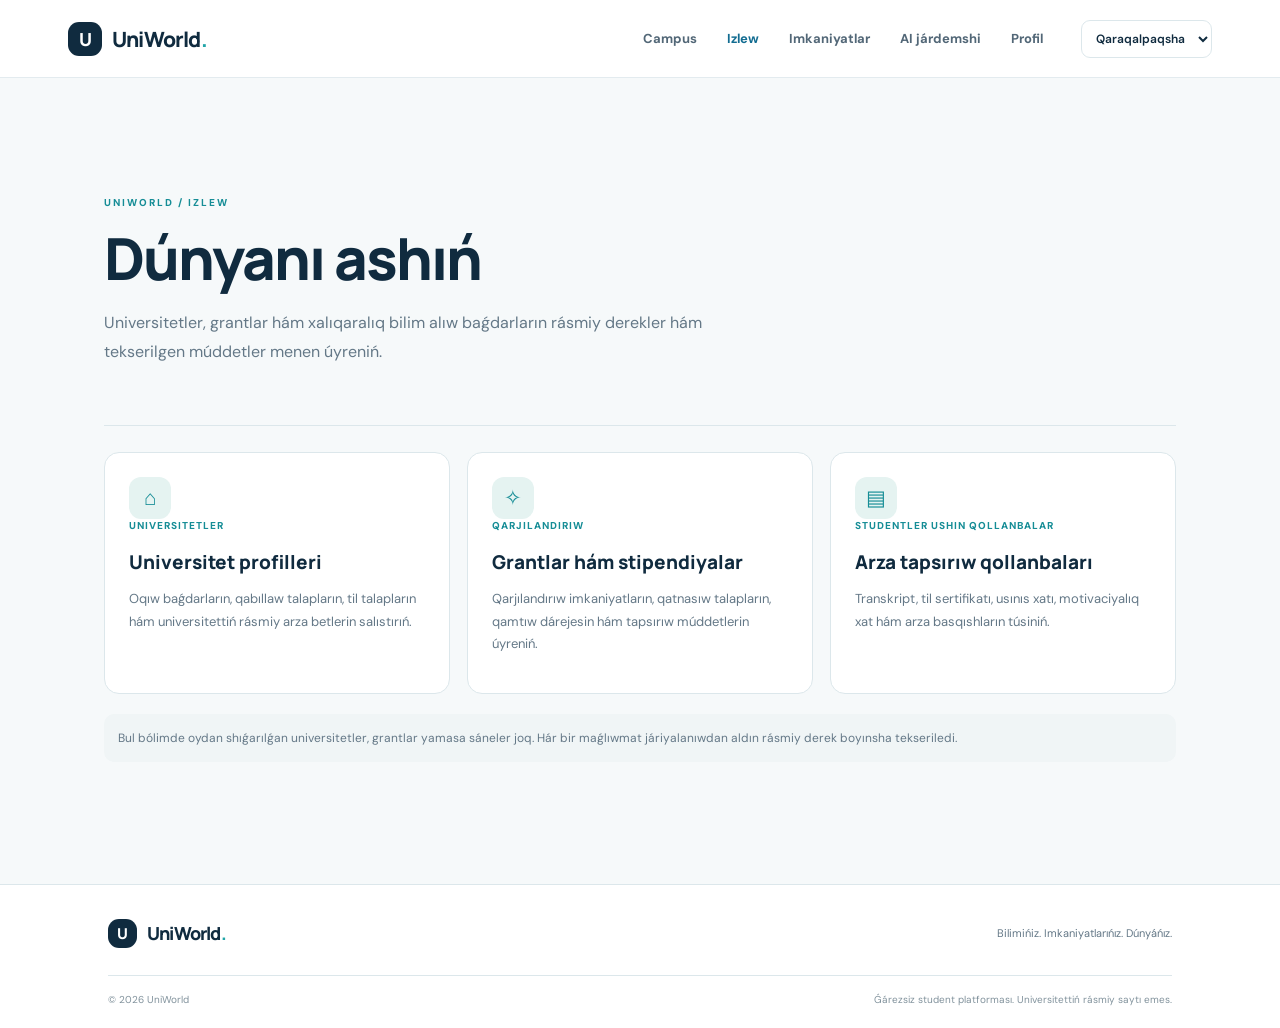
<file: discover.html>
<!doctype html>
<html lang="kaa">
<head>
  <meta charset="utf-8">
  <meta name="viewport" content="width=device-width, initial-scale=1">
  <meta name="description" content="Verified information about universities, scholarships and international study pathways." data-i18n-content="metaDiscover">
  <title data-i18n="titleDiscover">Discover | UniWorld</title>
  <link rel="preconnect" href="https://fonts.googleapis.com">
  <link rel="preconnect" href="https://fonts.gstatic.com" crossorigin>
  <link href="https://fonts.googleapis.com/css2?family=DM+Sans:wght@400;500;600;700;800&family=Manrope:wght@400;600;700;800&display=swap" rel="stylesheet">
  <link rel="stylesheet" href="./styles/home-v2.css">
  <link rel="stylesheet" href="./styles/modules-v2.css">
  <script src="./js/modules-v2.js" defer></script>
</head>
<body>
  <header class="site-header"><div class="nav-wrap">
    <a class="brand" href="./index-v2.html" aria-label="UniWorld home"><span class="brand-mark">U</span><span>UniWorld<span class="brand-dot">.</span></span></a>
    <button class="menu-toggle" type="button" aria-label="Menu" aria-expanded="false" data-i18n-aria="menuLabel"><span aria-hidden="true">☰</span></button>
    <nav class="main-nav" aria-label="Main navigation" data-i18n-aria="mainNavLabel">
      <a href="./campus.html" data-i18n="navCampus">Campus</a><a href="./discover.html" aria-current="page" data-i18n="navDiscover">Discover</a><a href="./opportunities.html" data-i18n="navOpportunities">Opportunities</a><a href="./assistant.html" data-i18n="navGuide">AI Assistant</a><a href="./profile.html" data-i18n="navProfile">Profile</a>
    </nav>
    <label class="language-picker"><span class="sr-only" data-i18n="languageLabel">Language</span><select id="languageSelect" aria-label="Language"><option value="kaa">Qaraqalpaqsha</option><option value="uz">O‘zbekcha</option><option value="en">English</option><option value="ru">Русский</option></select></label>
  </div></header>
  <main class="subpage">
    <section class="page-hero"><div class="eyebrow" data-i18n="discoverEyebrow">UNIWORLD / DISCOVER</div><h1 data-i18n="discoverTitle">Discover the world</h1><p data-i18n="discoverIntro">Explore universities, scholarships and international study pathways through official sources and checked deadlines.</p></section>
    <div class="content-grid">
      <article class="content-card"><span class="symbol" aria-hidden="true">⌂</span><div class="meta" data-i18n="discoverUniversityMeta">UNIVERSITIES</div><h2 data-i18n="discoverUniversityTitle">University profiles</h2><p data-i18n="discoverUniversityCopy">Compare programmes, admission requirements, language expectations and official university application pages.</p></article>
      <article class="content-card"><span class="symbol" aria-hidden="true">✧</span><div class="meta" data-i18n="discoverFundingMeta">FUNDING</div><h2 data-i18n="discoverFundingTitle">Scholarships and grants</h2><p data-i18n="discoverFundingCopy">Explore funding opportunities, eligibility, coverage and application deadlines.</p></article>
      <article class="content-card"><span class="symbol" aria-hidden="true">▤</span><div class="meta" data-i18n="discoverGuidesMeta">STUDENT GUIDES</div><h2 data-i18n="discoverGuidesTitle">Application guides</h2><p data-i18n="discoverGuidesCopy">Understand transcripts, language certificates, recommendation letters, motivation letters and application steps.</p></article>
    </div>
    <p class="empty-note" data-i18n="discoverNote">No universities, scholarships or dates are invented for this section. Every listing must be checked against an official source before publication.</p>
  </main>
  <footer class="site-footer">
    <div class="footer-top"><a class="brand brand-footer" href="./index-v2.html"><span class="brand-mark">U</span><span>UniWorld<span class="brand-dot">.</span></span></a><p data-i18n="footerTagline">Your Education. Your Opportunities. Your World.</p></div>
    <div class="footer-bottom"><span>© <span data-year></span> UniWorld</span><span data-i18n="footerNote">An independent student platform. Not an official university website.</span></div>
  </footer>
</body>
</html>
</file>
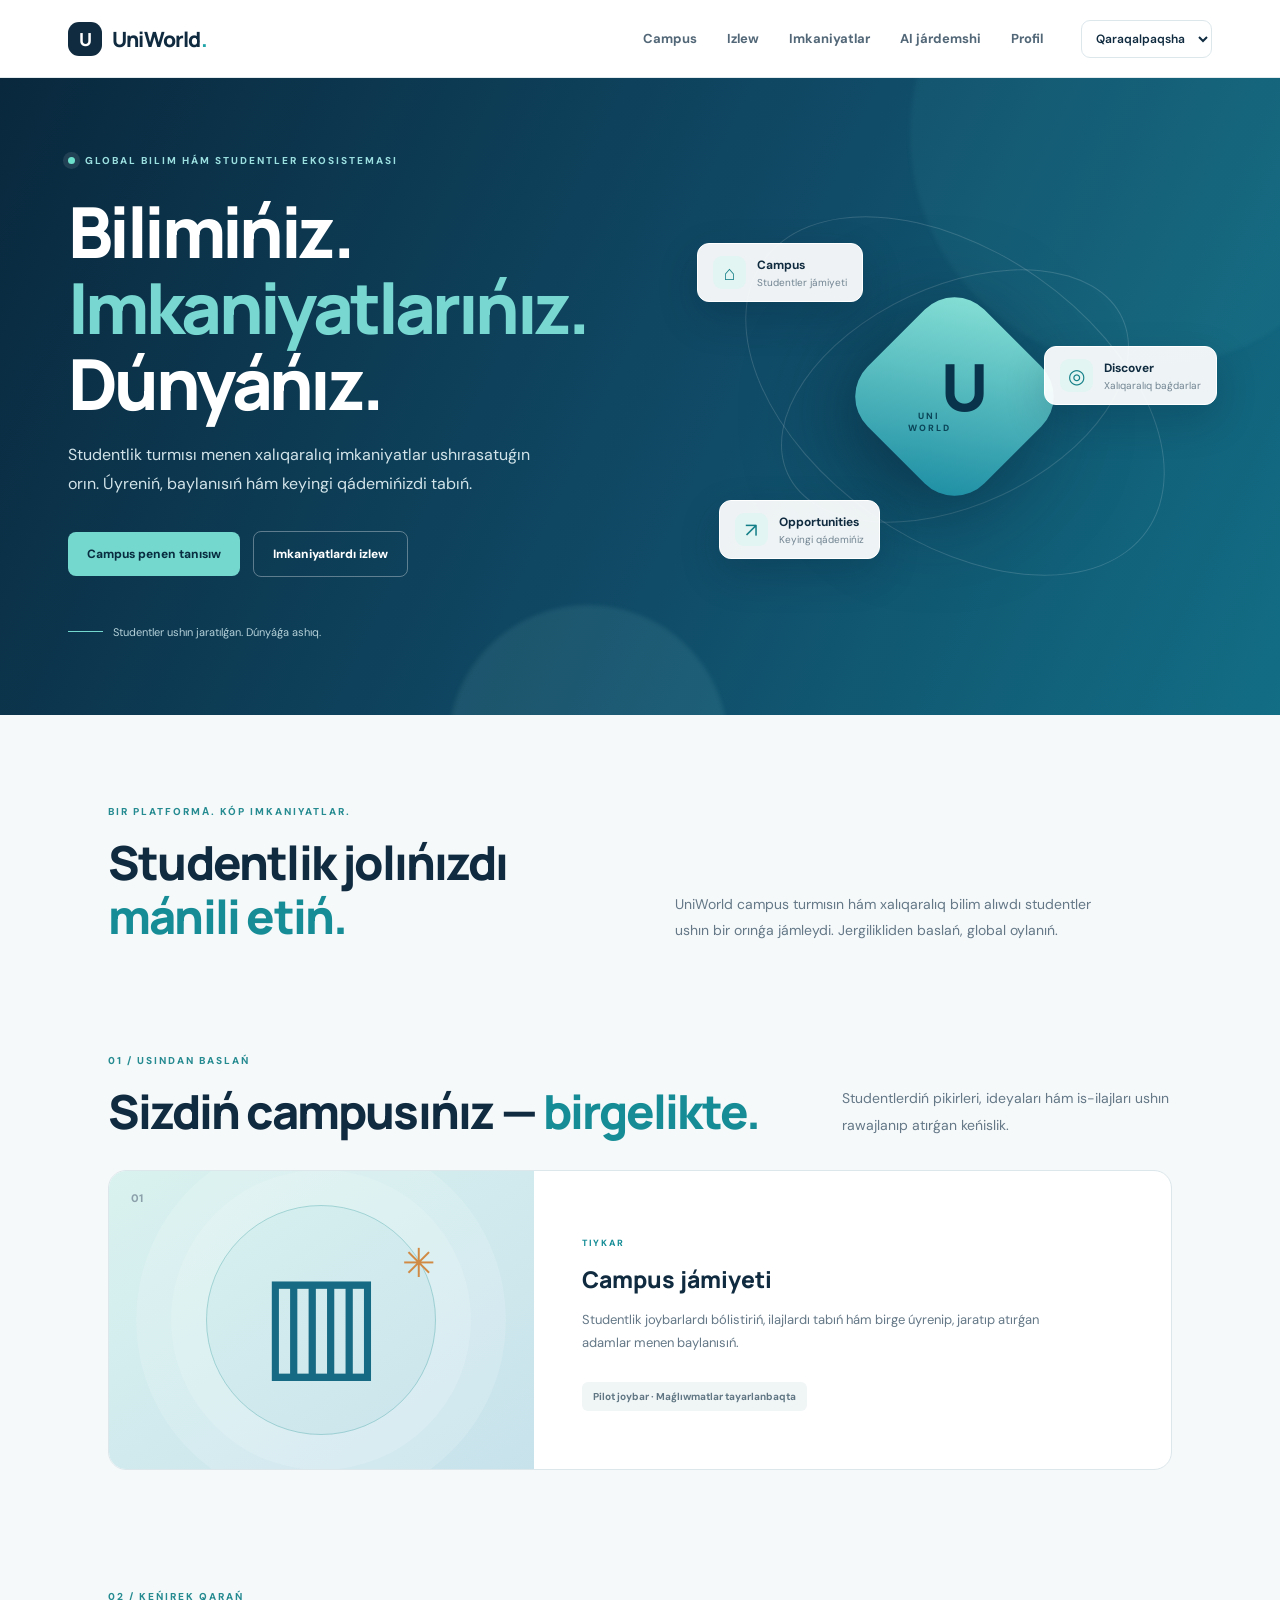
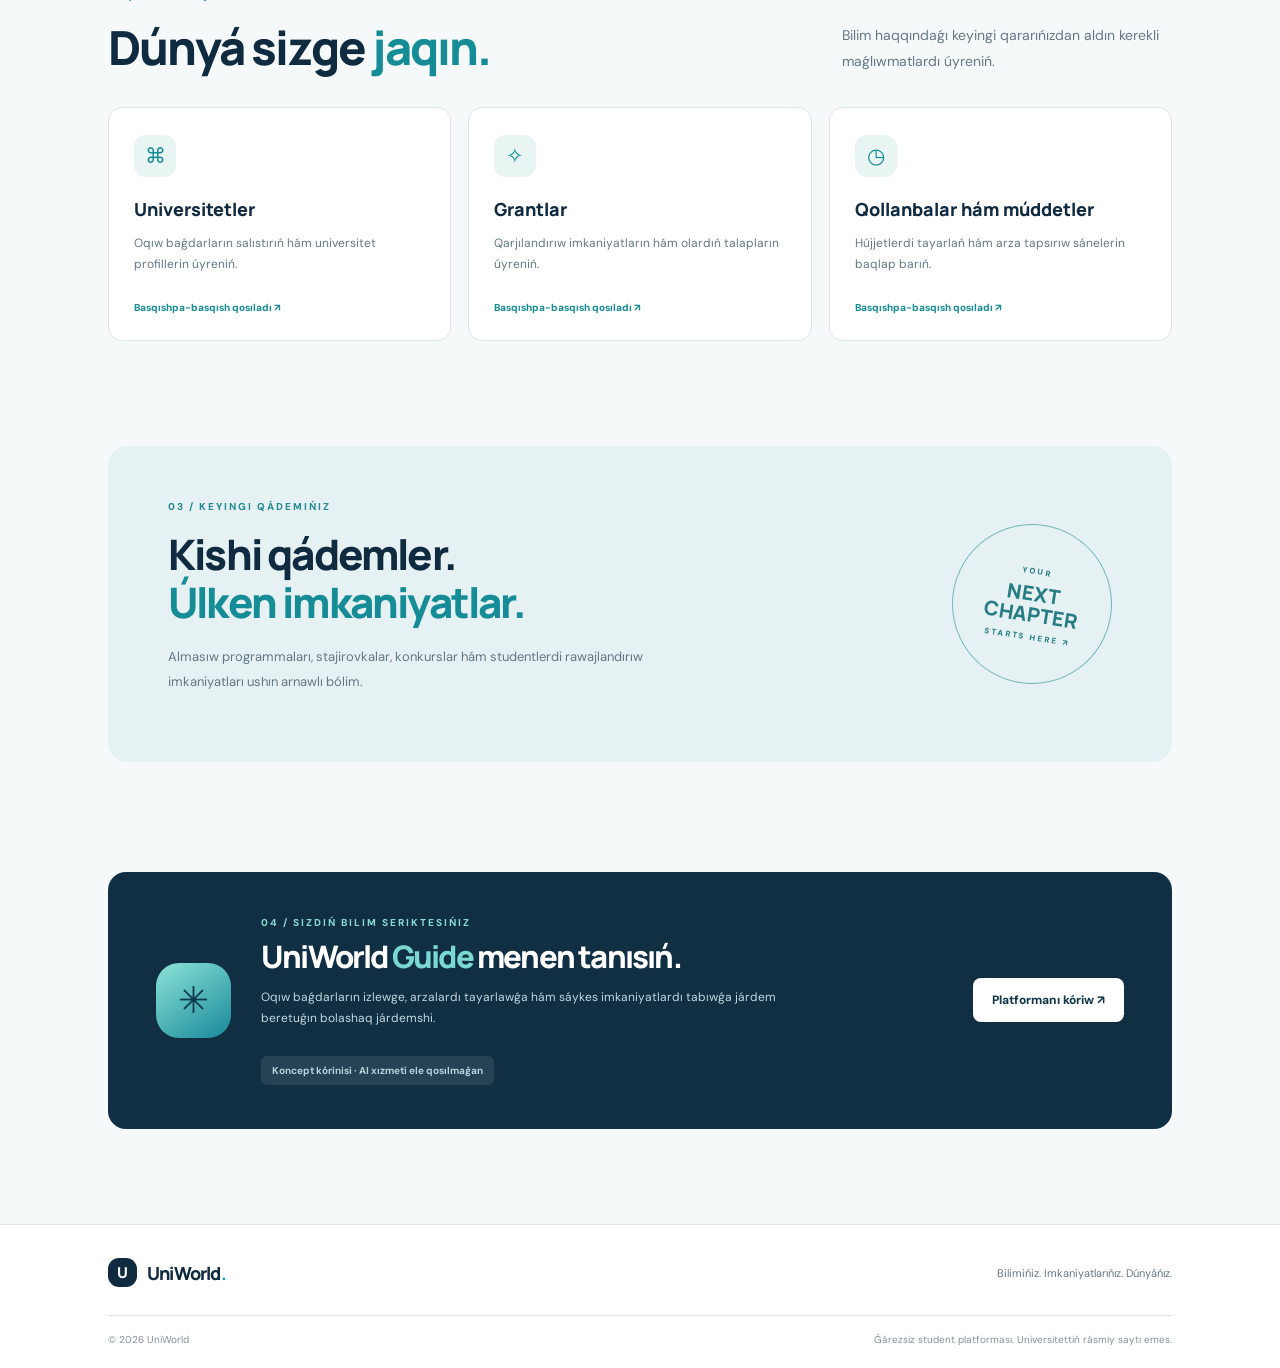
<file: index-v2.html>
<!doctype html>
<html lang="kaa">
<head>
  <meta charset="utf-8">
  <meta name="viewport" content="width=device-width, initial-scale=1">
  <meta name="description" content="UniWorld — global education and student ecosystem.">
  <title>UniWorld — Your Education. Your Opportunities. Your World.</title>
  <link rel="preconnect" href="https://fonts.googleapis.com">
  <link rel="preconnect" href="https://fonts.gstatic.com" crossorigin>
  <link href="https://fonts.googleapis.com/css2?family=DM+Sans:wght@400;500;600;700;800&family=Manrope:wght@400;500;600;700;800&display=swap" rel="stylesheet">
  <link rel="stylesheet" href="./styles/home-v2.css">
  <script src="./js/home-v2.js" defer></script>
</head>
<body>
  <header class="site-header">
    <div class="nav-wrap">
      <a class="brand" href="#home" aria-label="UniWorld home"><span class="brand-mark">U</span><span>UniWorld<span class="brand-dot">.</span></span></a>
      <button class="menu-toggle" type="button" aria-label="Open navigation" aria-expanded="false">☰</button>
      <nav class="main-nav" aria-label="Main navigation">
        <a href="./campus.html" data-i18n="navCampus">Campus</a>
        <a href="./discover.html" data-i18n="navDiscover">Discover</a>
        <a href="./opportunities.html" data-i18n="navOpportunities">Opportunities</a>
        <a href="./assistant.html" data-i18n="navGuide">AI Assistant</a>
        <a href="./profile.html" data-i18n="navProfile">Profile</a>
      </nav>
      <label class="language-picker"><span class="sr-only">Language</span>
        <select id="languageSelect" aria-label="Select language">
          <option value="kaa">Qaraqalpaqsha</option><option value="uz">O‘zbekcha</option><option value="en">English</option><option value="ru">Русский</option>
        </select>
      </label>
    </div>
  </header>

  <main id="home">
    <section class="hero">
      <div class="hero-glow glow-one"></div><div class="hero-glow glow-two"></div>
      <div class="hero-content">
        <div class="eyebrow"><span class="eyebrow-dot"></span><span data-i18n="eyebrow">GLOBAL EDUCATION & STUDENT ECOSYSTEM</span></div>
        <h1 data-i18n="heroTitle">Your education.<br><span>Your opportunities.</span><br>Your world.</h1>
        <p class="hero-copy" data-i18n="heroCopy">A place where student life meets global opportunities. Learn, connect, discover what comes next.</p>
        <div class="hero-actions">
          <a class="button button-primary" href="./campus.html" data-i18n="exploreCampus">Explore Campus <span>↗</span></a>
          <a class="button button-quiet" href="./discover.html" data-i18n="discoverMore">Discover opportunities</a>
        </div>
        <div class="hero-note"><span class="note-line"></span><span data-i18n="heroNote">Built around students. Open to the world.</span></div>
      </div>
      <div class="hero-visual" aria-hidden="true">
        <div class="orbit orbit-a"></div><div class="orbit orbit-b"></div>
        <div class="visual-core"><span class="core-symbol">U</span><span class="core-label">UNI<br>WORLD</span></div>
        <div class="float-card card-campus"><span class="float-icon">⌂</span><span><b>Campus</b><small data-i18n="cardCampus">Student community</small></span></div>
        <div class="float-card card-global"><span class="float-icon">◎</span><span><b>Discover</b><small data-i18n="cardDiscover">Global pathways</small></span></div>
        <div class="float-card card-growth"><span class="float-icon">↗</span><span><b>Opportunities</b><small data-i18n="cardOpportunities">Your next step</small></span></div>
      </div>
    </section>

    <section class="intro section-shell">
      <div class="section-kicker" data-i18n="introKicker">ONE PLATFORM. MANY POSSIBILITIES.</div>
      <div class="intro-grid"><h2 data-i18n="introTitle">Make your student journey <em>count.</em></h2><p data-i18n="introCopy">UniWorld brings campus life and international education into one student-focused space. Start locally, think globally, and move forward with confidence.</p></div>
    </section>

    <section class="pillars section-shell" id="campus">
      <div class="section-heading"><div><div class="section-kicker" data-i18n="campusKicker">01 / START HERE</div><h2 data-i18n="campusTitle">Your campus, <em>connected.</em></h2></div><p data-i18n="campusCopy">A growing space for student voices, ideas and activities.</p></div>
      <article class="feature-card campus-card"><div class="feature-number">01</div><div class="feature-art art-campus"><span class="art-orbit"></span><span class="art-building">▥</span><span class="art-star">✳</span></div><div class="feature-text"><span class="tag" data-i18n="foundationTag">FOUNDATION</span><h3 data-i18n="campusCardTitle">Campus community</h3><p data-i18n="campusCardCopy">Share student projects, discover events and connect with people learning and building around you.</p><span class="status" data-i18n="pilotStatus">Pilot concept · Content being prepared</span></div></article>
    </section>

    <section class="discover-section section-shell" id="discover">
      <div class="section-heading"><div><div class="section-kicker" data-i18n="discoverKicker">02 / LOOK BEYOND</div><h2 data-i18n="discoverTitle">The world is <em>within reach.</em></h2></div><p data-i18n="discoverCopy">Explore useful information before you make your next education decision.</p></div>
      <div class="mini-grid">
        <article class="mini-card"><span class="mini-icon">⌘</span><h3 data-i18n="universitiesTitle">Universities</h3><p data-i18n="universitiesCopy">Compare study destinations and explore university profiles.</p><span class="mini-link" data-i18n="comingSoon">Coming in stages ↗</span></article>
        <article class="mini-card"><span class="mini-icon">✧</span><h3 data-i18n="scholarshipsTitle">Scholarships</h3><p data-i18n="scholarshipsCopy">Find funding opportunities and understand their requirements.</p><span class="mini-link" data-i18n="comingSoon">Coming in stages ↗</span></article>
        <article class="mini-card"><span class="mini-icon">◷</span><h3 data-i18n="guidesTitle">Guides & deadlines</h3><p data-i18n="guidesCopy">Prepare documents and keep track of important application dates.</p><span class="mini-link" data-i18n="comingSoon">Coming in stages ↗</span></article>
      </div>
    </section>

    <section class="opportunities-section section-shell" id="opportunities">
      <div class="opportunity-panel"><div><div class="section-kicker" data-i18n="opportunitiesKicker">03 / TAKE YOUR NEXT STEP</div><h2 data-i18n="opportunitiesTitle">Small steps.<br><em>Big possibilities.</em></h2><p data-i18n="opportunitiesCopy">A dedicated space for exchange programmes, internships, competitions and student development opportunities.</p></div><div class="opportunity-stamp"><span>YOUR</span><b>NEXT<br>CHAPTER</b><span>STARTS HERE ↗</span></div></div>
    </section>

    <section class="guide-section section-shell" id="guide">
      <div class="guide-card"><div class="guide-orb">✳</div><div class="guide-content"><div class="section-kicker" data-i18n="guideKicker">04 / YOUR STUDY COMPANION</div><h2 data-i18n="guideTitle">Meet UniWorld <em>Guide.</em></h2><p data-i18n="guideCopy">A future assistant designed to help you explore study paths, prepare applications and find relevant opportunities.</p><span class="prototype-label" data-i18n="guideStatus">Concept preview · AI service not connected yet</span></div><a class="button button-light" href="./assistant.html" data-i18n="guideExplore">Explore the platform ↗</a></div>
    </section>
  </main>

  <footer class="site-footer"><div class="footer-top"><a class="brand brand-footer" href="#home"><span class="brand-mark">U</span><span>UniWorld<span class="brand-dot">.</span></span></a><p data-i18n="footerCopy">Your Education. Your Opportunities. Your World.</p></div><div class="footer-bottom"><span>© <span id="year"></span> UniWorld</span><span data-i18n="footerNote">An independent student platform. Not an official university website.</span></div></footer>
</body>
</html>
</file>
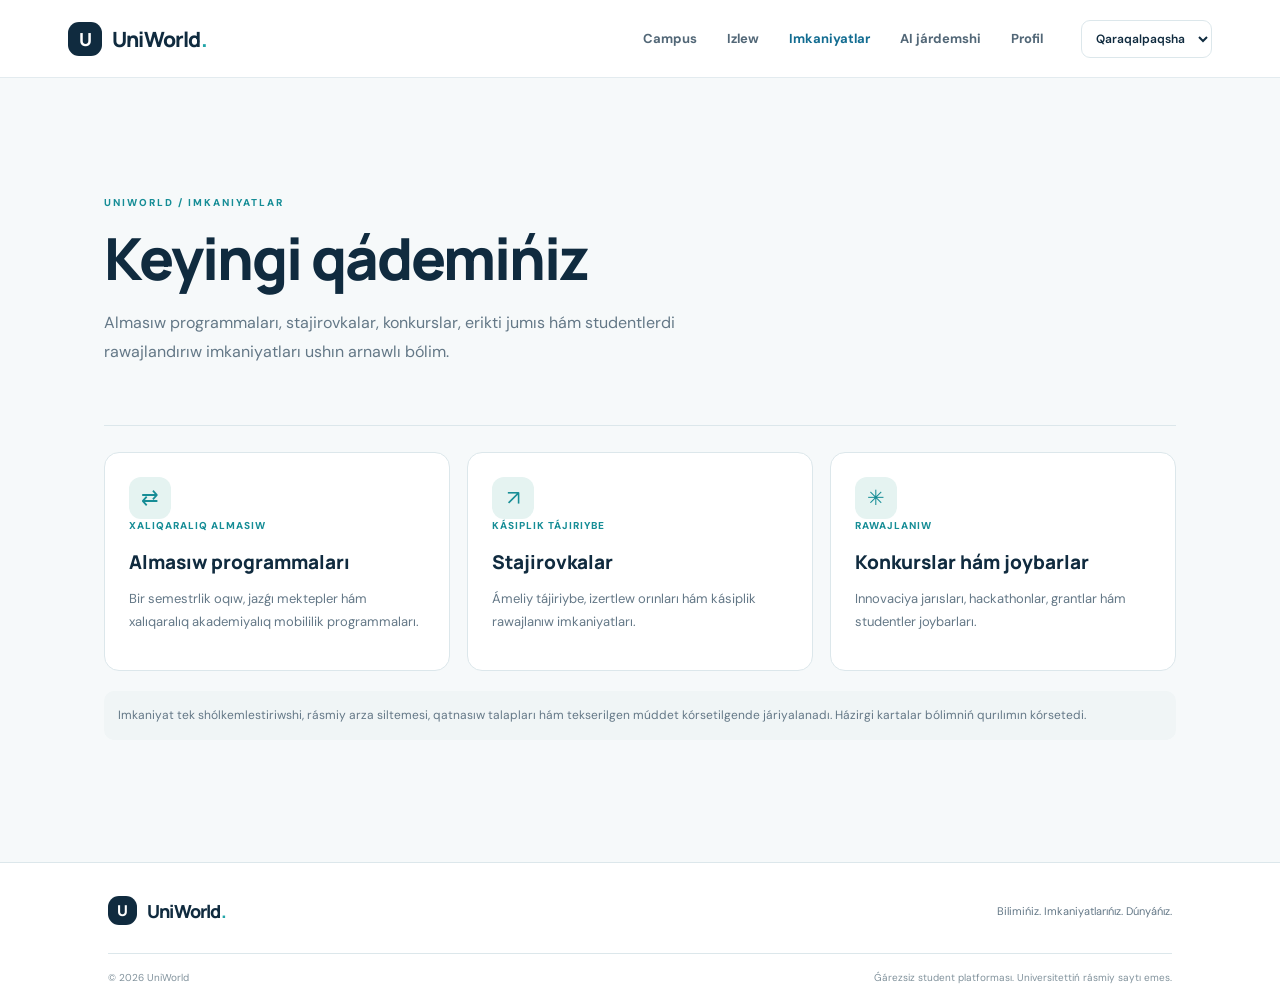
<file: opportunities.html>
<!doctype html>
<html lang="kaa">
<head>
  <meta charset="utf-8">
  <meta name="viewport" content="width=device-width, initial-scale=1">
  <meta name="description" content="Exchange, internship, competition and development opportunities for students." data-i18n-content="metaOpportunities">
  <title data-i18n="titleOpportunities">Opportunities | UniWorld</title>
  <link rel="preconnect" href="https://fonts.googleapis.com">
  <link rel="preconnect" href="https://fonts.gstatic.com" crossorigin>
  <link href="https://fonts.googleapis.com/css2?family=DM+Sans:wght@400;500;600;700;800&family=Manrope:wght@400;600;700;800&display=swap" rel="stylesheet">
  <link rel="stylesheet" href="./styles/home-v2.css">
  <link rel="stylesheet" href="./styles/modules-v2.css">
  <script src="./js/modules-v2.js" defer></script>
</head>
<body>
  <header class="site-header"><div class="nav-wrap">
    <a class="brand" href="./index-v2.html" aria-label="UniWorld home"><span class="brand-mark">U</span><span>UniWorld<span class="brand-dot">.</span></span></a>
    <button class="menu-toggle" type="button" aria-label="Menu" aria-expanded="false" data-i18n-aria="menuLabel"><span aria-hidden="true">☰</span></button>
    <nav class="main-nav" aria-label="Main navigation" data-i18n-aria="mainNavLabel">
      <a href="./campus.html" data-i18n="navCampus">Campus</a><a href="./discover.html" data-i18n="navDiscover">Discover</a><a href="./opportunities.html" aria-current="page" data-i18n="navOpportunities">Opportunities</a><a href="./assistant.html" data-i18n="navGuide">AI Assistant</a><a href="./profile.html" data-i18n="navProfile">Profile</a>
    </nav>
    <label class="language-picker"><span class="sr-only" data-i18n="languageLabel">Language</span><select id="languageSelect" aria-label="Language"><option value="kaa">Qaraqalpaqsha</option><option value="uz">O‘zbekcha</option><option value="en">English</option><option value="ru">Русский</option></select></label>
  </div></header>

  <main class="subpage">
    <section class="page-hero"><div class="eyebrow" data-i18n="opportunitiesEyebrow">UNIWORLD / OPPORTUNITIES</div><h1 data-i18n="opportunitiesTitle">Your next step</h1><p data-i18n="opportunitiesIntro">A dedicated space for exchange programmes, internships, competitions, volunteering and student development.</p></section>
    <div class="content-grid">
      <article class="content-card"><span class="symbol" aria-hidden="true">⇄</span><div class="meta" data-i18n="exchangeMeta">INTERNATIONAL EXCHANGE</div><h2 data-i18n="exchangeTitle">Exchange programmes</h2><p data-i18n="exchangeCopy">Semester exchanges, summer schools and international academic mobility programmes.</p></article>
      <article class="content-card"><span class="symbol" aria-hidden="true">↗</span><div class="meta" data-i18n="internshipMeta">CAREER EXPERIENCE</div><h2 data-i18n="internshipTitle">Internships</h2><p data-i18n="internshipCopy">Practical experience, research placements and early-career development opportunities.</p></article>
      <article class="content-card"><span class="symbol" aria-hidden="true">✳</span><div class="meta" data-i18n="projectsMeta">GROWTH</div><h2 data-i18n="projectsTitle">Competitions and projects</h2><p data-i18n="projectsCopy">Innovation challenges, hackathons, grants and student-led initiatives.</p></article>
    </div>
    <p class="empty-note" data-i18n="opportunitiesNote">An opportunity will only be published with an organizer, official application link, eligibility criteria and a checked deadline. These cards currently show the section structure.</p>
  </main>

  <footer class="site-footer">
    <div class="footer-top"><a class="brand brand-footer" href="./index-v2.html"><span class="brand-mark">U</span><span>UniWorld<span class="brand-dot">.</span></span></a><p data-i18n="footerTagline">Your Education. Your Opportunities. Your World.</p></div>
    <div class="footer-bottom"><span>© <span data-year></span> UniWorld</span><span data-i18n="footerNote">An independent student platform. Not an official university website.</span></div>
  </footer>
</body>
</html>
</file>
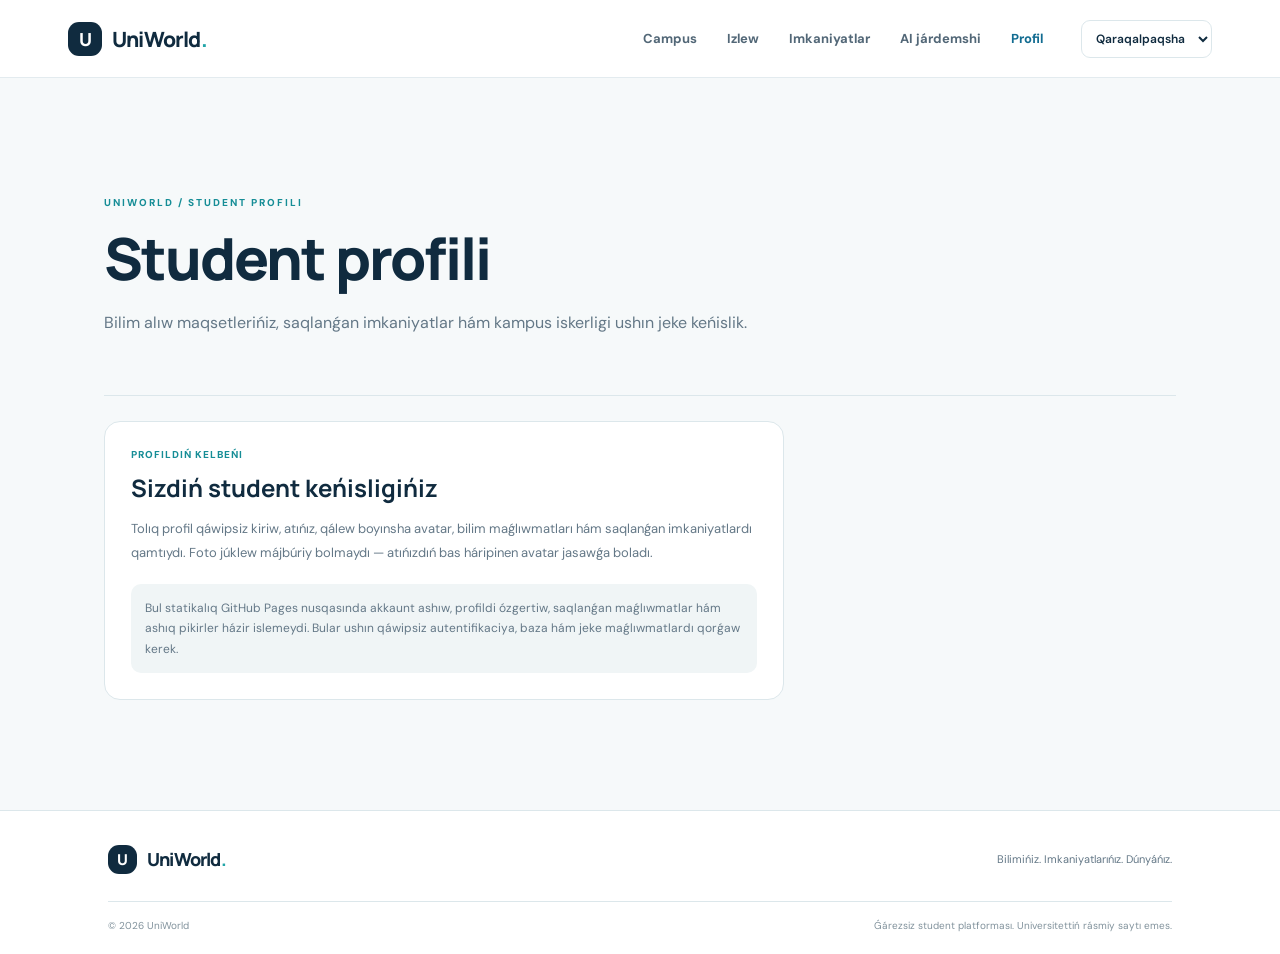
<file: profile.html>
<!doctype html>
<html lang="kaa">
<head>
  <meta charset="utf-8">
  <meta name="viewport" content="width=device-width, initial-scale=1">
  <meta name="description" content="A personal space for student goals and saved opportunities." data-i18n-content="metaProfile">
  <title data-i18n="titleProfile">Student profile | UniWorld</title>
  <link rel="preconnect" href="https://fonts.googleapis.com">
  <link rel="preconnect" href="https://fonts.gstatic.com" crossorigin>
  <link href="https://fonts.googleapis.com/css2?family=DM+Sans:wght@400;500;600;700;800&family=Manrope:wght@400;600;700;800&display=swap" rel="stylesheet">
  <link rel="stylesheet" href="./styles/home-v2.css">
  <link rel="stylesheet" href="./styles/modules-v2.css">
  <script src="./js/modules-v2.js" defer></script>
</head>
<body>
  <header class="site-header"><div class="nav-wrap">
    <a class="brand" href="./index-v2.html" aria-label="UniWorld home"><span class="brand-mark">U</span><span>UniWorld<span class="brand-dot">.</span></span></a>
    <button class="menu-toggle" type="button" aria-label="Menu" aria-expanded="false" data-i18n-aria="menuLabel"><span aria-hidden="true">☰</span></button>
    <nav class="main-nav" aria-label="Main navigation" data-i18n-aria="mainNavLabel">
      <a href="./campus.html" data-i18n="navCampus">Campus</a><a href="./discover.html" data-i18n="navDiscover">Discover</a><a href="./opportunities.html" data-i18n="navOpportunities">Opportunities</a><a href="./assistant.html" data-i18n="navGuide">AI Assistant</a><a href="./profile.html" aria-current="page" data-i18n="navProfile">Profile</a>
    </nav>
    <label class="language-picker"><span class="sr-only" data-i18n="languageLabel">Language</span><select id="languageSelect" aria-label="Language"><option value="kaa">Qaraqalpaqsha</option><option value="uz">O‘zbekcha</option><option value="en">English</option><option value="ru">Русский</option></select></label>
  </div></header>

  <main class="subpage">
    <section class="page-hero"><div class="eyebrow" data-i18n="profileEyebrow">UNIWORLD / STUDENT PROFILE</div><h1 data-i18n="profileTitle">Student profile</h1><p data-i18n="profileIntro">A personal space for your study goals, saved opportunities and campus activity.</p></section>
    <section class="form-panel">
      <div class="meta" data-i18n="profileMeta">PROFILE PREVIEW</div>
      <h2 data-i18n="profileCardTitle" style="font-family:Manrope;margin:10px 0">Your student space</h2>
      <p data-i18n="profileCopy" style="font-size:13px;line-height:1.8;color:#647887">A full profile will include secure sign-in, your name, an optional avatar, education details and saved opportunities. A photo will not be required; an avatar can use your initials instead.</p>
      <div class="empty-note" data-i18n="profileNote">Accounts, profile editing, saved items and public comments are not available in this static GitHub Pages prototype. They require secure authentication, database storage and privacy controls.</div>
    </section>
  </main>

  <footer class="site-footer">
    <div class="footer-top"><a class="brand brand-footer" href="./index-v2.html"><span class="brand-mark">U</span><span>UniWorld<span class="brand-dot">.</span></span></a><p data-i18n="footerTagline">Your Education. Your Opportunities. Your World.</p></div>
    <div class="footer-bottom"><span>© <span data-year></span> UniWorld</span><span data-i18n="footerNote">An independent student platform. Not an official university website.</span></div>
  </footer>
</body>
</html>
</file>
<file: styles/style.css>
*,
*::before,
*::after {
  margin: 0px;
  padding: 0px;
  outline: none;
  box-sizing: border-box;
  text-decoration: none;
}

:root {
  --dark-blue: #46545f;
  --ligth-blue: #3498db;
}

body {
  min-width: 380px;
  font-family: "Open Sans", sans-serif;
  color: #444;
}

h1,
h2,
h3,
h4,
h5,
h6 {
  font-family: "Roboto", sans-serif;
  margin: 0px;
}

a,
button,
i,
span,
input {
  display: inline-block;
}

img {
  max-width: 100%;
  height: auto;
  display: inline-block;
}

.container {
  max-width: 1300px;
  width: 100%;
  margin: 0px auto;
  padding: 0px 20px;
}

ul,
li {
  list-style: none;
  margin: 0px;
  padding: 0px;
}

button {
  background-color: transparent;
  border: none;
  cursor: pointer;
}

/* ========================== HEADER ========================== */

.header {
  background-color: white;
  padding: 20px 0px;
  box-shadow: 0px 2px 10px rgba(0, 0, 0, 0.1);
}

.header-inner {
  display: flex;
  align-items: center;
  justify-content: space-between;
}

.logo-link {
  display: block;
  font-size: 28px;
  text-transform: uppercase;
  color: #384046;
  font-weight: 500;
}

.header-menu {
  display: flex;
  align-items: center;
  gap: 30px;
}

.header-items {
  display: flex;
  align-items: center;
  gap: 20px;
}

.header-items a {
  text-transform: capitalize;
  font-size: 17px;
  font-weight: 600;
  color: var(--dark-blue);
  transition: color 0.3s;
  padding: 10px 3px;
}

.header-items a:hover {
  color: var(--ligth-blue);
}

.header-items li {
  position: relative;
}

.header-items li:hover .drop-items {
  visibility: visible;
  opacity: 1;
  pointer-events: all;
  transform: translateY(0px);
}

.drop-items {
  position: absolute;
  background-color: white;
  box-shadow: 0px 0px 17px rgba(17, 23, 49, 0.2);
  width: 200px;
  border-radius: 5px;
  z-index: 9;

  visibility: hidden;
  opacity: 0;
  pointer-events: none;
  transform: translateY(30px);

  transition: visibility 0.3s, opacity 0.3s, transform 0.3s;
}

.drop-items a {
  display: flex;
  align-items: center;
  justify-content: space-between;
  padding: 10px 20px;
  font-size: 14px;
}

.drop-items li {
  position: relative;
}

.deep-drop-down {
  position: absolute;
  left: 100%;
  top: 0px;
  background-color: white;
  width: 200px;
  box-shadow: 0px 0px 13px rgba(0, 0, 0, 0.1);
  border-radius: 5px;

  visibility: hidden;
  opacity: 0;
  pointer-events: none;
  transform: translateX(-30px);

  transition: visibility 0.2s, opacity 0.3s, transform 0.3s;
}

.drop-items li:hover .deep-drop-down {
  visibility: visible;
  opacity: 1;
  pointer-events: all;
  transform: translateX(0px);
}

.header-icons {
  display: flex;
  align-items: center;
  gap: 10px;
}

.header-icons a {
  color: #9ba6af;
  transition: color 0.3s;
}

.header-icons a:hover {
  color: var(--ligth-blue);
}

.bars-btn {
  background-color: transparent;
  border: none;
  align-items: center;
  justify-content: center;
  font-size: 17px;
  color: var(--dark-blue);
  transition: color 0.3s;
  display: none;
}

.bars-btn:hover {
  color: var(--ligth-blue);
  cursor: pointer;
}

/* ========================== section-banner ========================== */

html {
  scroll-behavior: smooth; 
}

.section-banner {
  padding: 30px 0px;
  background-image: url("../images/main-background/background.jpg");
  background-repeat: no-repeat;
  background-size: cover;
  min-height: 60vh;

  display: flex;
  align-items: center;
  justify-content: center;

  position: relative;
}

.section-banner::before {
  content: "";
  position: absolute;
  top: 0px;
  left: 0px;
  right: 0px;
  bottom: 0px;
  background-color: rgba(0, 0, 0, 0.6);
}

.banner-inner {
  padding: 20px;
  text-align: center;
  color: white;
  position: relative;
}

.banner-title {
  font-size: 40px;
  letter-spacing: 2px;
}

.title-span {
  position: relative;
}

.title-span::before {
  content: "";
  position: absolute;
  top: 100%;
  width: 100%;
  left: 0px;
  height: 4px;
  background-color: var(--ligth-blue);
}

.banner-title-2 {
  margin: 15px 0px 20px;
  font-size: 30px;
  font-weight: 400;
}

.banner-btn {
  background-color: var(--ligth-blue);
  padding: 10px 20px;
  border-radius: 3px;
  color: white;
  text-transform: uppercase;
  font-size: 14px;
  letter-spacing: 3px;
  word-spacing: 2px;
  transition: background-color 0.3s;
}

.banner-btn:hover {
  background-color: #47a5e4;
}

/* ========================== section-about ========================== */

.section-about {
  padding: 50px 0px;
}

.repeat-style {
  text-align: center;
  margin-bottom: 40px;
}

.title {
  font-size: 35px;
  color: var(--dark-blue);
  text-transform: none !important;
  display: inline-block;
  margin-bottom: 30px;

  position: relative;
}

.title::before {
  content: "";
  position: absolute;
  top: 110%;
  width: 75%;
  left: 50%;
  transform: translateX(-50%);
  height: 1px;
  background-color: #ddd;
}

.title::after {
  content: "";
  position: absolute;
  top: 110%;
  width: 40%;
  left: 50%;
  transform: translateX(-50%);
  height: 3px;
  background-color: var(--ligth-blue);
}

.desc {
  font-size: 22px;
}

.about-block__items {
  display: grid;
  grid-template-columns: repeat(3, 1fr);
  gap: 30px;
}

.about-item {
  padding: 20px;
  border-radius: 10px;
  text-align: center;
  transition: box-shadow 0.3s;
}

.about-item:hover {
  box-shadow: 0px 0px 12px rgba(0, 0, 0, 0.1);
}

.item-icon {
  display: flex;
  justify-content: center;
  align-items: center;
  flex-direction: column;
}

.icon {
  width: 65px;
  height: 65px;
  background-color: rgba(52, 152, 219, 0.2);
  border-radius: 50%;
  display: flex;
  align-items: center;
  justify-content: center;
  font-size: 22px;
  color: #0a6bac;
}

.item-intro {
  padding-top: 25px;
}

.about-top {
  display: flex;
  gap: 30px;
    padding-top: 50px;
}

.about-top__img {
  flex: 1;
  display: flex;
  align-items: center;
  justify-content: center;
}

.about-top__img img {
  display: block;
  width: 100%;
  height: 100%;
}

.about-top__us {
  flex: 1;
}

.about-top__title {
  font-size: 32px;
  font-weight: 600;
}

.about-top__item {
  font-size: 17px;
  display: flex;
  gap: 10px;
  align-items: center;
}

.about-top__item span {
  color: #0a6bac;
  display: flex;
  align-items: center;
  justify-content: center;
}

.about-top__desc {
  font-size: 18px;
  margin: 15px 0px;
}

/* ========================== section-result ========================== */

.section-result{
  padding: 20px 0px;
}

.repeat-style {
    text-align: center;
    margin-bottom: 30px; 
    width: 100%;
}

.title {
    font-size: 32px;
    font-weight: 700;
    position: relative;
    padding-bottom: 15px;
    color: #001d30;
}

.result-block_items {
    display: flex;
    justify-content: space-between;
    gap: 20px;
}

.result-item {
  text-align: center;
  flex: 1;
  padding: 20px 30px;
}

.result-item__icon {
  font-size: 30px;
  width: 70px;
  height: 70px;
  border-radius: 50%;
  background-color: #0a6bac;
  color: #fff;

  display: flex;
  align-items: center;
  justify-content: center;

  margin: 0px auto;
}

.result-item__title {
  margin: 10px 0px;
  font-size: 20px;
  color: #001d30;
}

/* ========================== section-university ========================== */

.section-university {
  padding: 50px 0px;
}

.repeat-style {
  text-align: center;
  margin-bottom: 30px; 
  width: 100%;
}

.university-block__items {
  display: grid;
  grid-template-columns: repeat(3, 1fr);
  gap: 25px;
  margin-top: 60px;
}

.university-item {
  box-shadow: 0px 5px 14px rgba(0, 0, 0, 0.1);
  border-radius: 5px;
  overflow: hidden;
}

.university-item__img {
  display: flex;
  align-items: center;
  justify-content: center;
  position: relative;
}

.university-item__img img {
  display: block;
  width: 100%;
  height: 100%;
}

.university-inner {
  position: absolute;
  top: 0px;
  left: 0px;
  right: 0px;
  bottom: 0px;
  z-index: 7;
  background-color: rgba(0, 0, 0, 0.5);

  display: flex;
  align-items: center;
  justify-content: center;

  opacity: 0;
  visibility: hidden;
  pointer-events: none;
  transition: opacity 0.3s, visibility 0.3s;
}

.university-inner__btns {
  display: flex;
  align-items: center;
  gap: 10px;
}

.university-inner__btns a {
  width: 45px;
  height: 45px;
  border-radius: 50%;
  background-color: #0a6bac;
  display: flex;
  align-items: center;
  justify-content: center;
  font-size: 17px;
  transition: background-color 0.3s, color 0.3s;
}

.university-inner__btns a:hover {
  background-color: #00497a;
  color: white;
}

.university-item__img:hover .university-inner {
  opacity: 1;
  visibility: visible;
  pointer-events: all;
}

.university-item__body {
  padding: 25px 10px;
  text-align: center;
}

.university-link {
  text-transform: capitalize;
  font-size: 20px;
  color: #001d30;
  font-weight: 600;
  transition: color 0.3s;
}

.university-link:hover {
  color: #3498db;
}

.university-country {
  margin-top: 5px;
  opacity: 0.4;
}

/* ========================== section-comments ========================== */

.section-comments {
  padding: 50px 0px;
  background-color: #f7fbff;
}

.repeat-style {
  text-align: center;
  margin-bottom: 30px; 
  width: 100%;
}

.slider-items {
    padding: 20px 0px;
}

.slider-items .slick-track {
  display: flex !important;
}

.slider-item {
  padding: 20px;
  height: auto !important;
  display: flex !important;
}

.slider-item__inner {
  position: relative;
  width: 100%;
  height: 350px;
  background-color: white;
  box-shadow: 0px 0px 12px rgba(63, 63, 63, 0.2);
  text-align: center;
  padding: 35px 20px 20px 20px;
  border-radius: 4px;
  box-sizing: border-box;

  display: flex;
  flex-direction: column;
  justify-content: space-between;
}

.slider-item__info {
  flex-grow: 1;
  overflow-y: auto; 
  margin-bottom: 15px;
  font-size: 15px;
  line-height: 1.6;
  font-style: italic;
  
  display: flex;
  align-items: center; 
  justify-content: center;
}

.slider-item__person {
  display: flex;
  flex-direction: column;
  align-items: center;
  justify-content: flex-end;
  margin-top: auto; 
  width: 100%;
}

.slider-item__person .img {
  width: 70px;
  height: 70px;
  border-radius: 50%;
  overflow: hidden;
  display: inline-block;
  margin-bottom: 5px;
}

.slider-item__person .img img {
  width: 100%;
  height: 100%;
  object-fit: cover;
}

.person-name {
  font-size: 18px;
  margin: 7px 0px;
  font-weight: bold;
  color: #333;
}

.slick-dots {
  display: flex !important;
  gap: 10px !important;
  justify-content: center !important;
}

.slick-dots li button {
  display: none !important;
}

.slick-dots li {
  margin: 0px;
  padding: 0px;
  width: 13px !important;
  height: 13px !important;
  border: 1px solid #0a6bac;
  background-color: transparent;
  border-radius: 50%;
}

.slick-dots li.slick-active{
    background-color: #0a6bac !important;
}

.comment-form-container {
  max-width: 800px; 
  margin: 50px auto; 
  padding: 20px;
}

.form-group-top {
  display: flex;
  gap: 20px; 
  margin-bottom: 20px;
}

.form-name, .form-surname {
  flex: 1; 
}

.form-control {
  width: 100%;
  padding: 12px 15px;
  border: 1px solid #ced4da;
  border-radius: 4px;
  font-size: 14px;
  transition: border-color 0.3s;
  outline: none;
}

.form-control:focus {
  border-color: #3498db;
}

.form-message {
  margin-bottom: 25px;
}

textarea.form-control {
  resize: vertical;
  min-height: 150px;
}

.loading, .sent-message {
  display: none; 
  margin-bottom: 15px;
  font-size: 14px;
}

.submit-btn {
  background: #0056b3;
  border: 0;
  padding: 12px 40px;
  color: #fff;
  transition: 0.4s;
  border-radius: 50px; 
  cursor: pointer;
  font-size: 16px;
  font-weight: 500;
}

.submit-btn:hover {
  background: #2980b9;
}

.delete-comment-btn {
  position: absolute;
  top: 12px;
  right: 15px;
  background: none;
  color: #ccc;
  border: none;
  font-size: 22px;
  cursor: pointer;
  width: 24px;
  height: 24px;
  
  display: flex;
  align-items: center;
  justify-content: center;
  transition: color 0.2s ease;
}

.delete-comment-btn:hover {
  color: #888;
}

.letter-avatar {
  width: 100%;
  height: 100%;
  background-color: #0a6bac; 
  color: white;
  display: flex;
  align-items: center;
  justify-content: center;
  font-size: 26px; 
  font-weight: bold;
  text-transform: uppercase;
  border-radius: 50%;
  user-select: none;
  box-shadow: inset 0px 0px 8px rgba(0, 0, 0, 0.1);
}

/* ========================== AI Universitet tańlaw ========================== */

.ai-predictor-container {
  max-width: 500px;
  margin: 40px auto; 
  padding: 30px;
  background: #ffffff;
  border-radius: 12px;
  box-shadow: 0 4px 20px rgba(0,0,0,0.1);
  font-family: 'Segoe UI', Tahoma, Geneva, Verdana, sans-serif;
  border: 2px solid var(--ligth-blue);
}

.ai-predictor-title {
  text-align: center;
  color: #0a6bac;
  margin-bottom: 10px;
  font-size: 24px;
}

.ai-predictor-desc {
  text-align: center;
  color: #666;
  font-size: 14px;
  margin-bottom: 25px;
  line-height: 1.5;
}

.ai-input-group {
  margin-bottom: 18px;
}

.ai-label {
  display: block;
  margin-bottom: 8px;
  color: #333;
  font-weight: 600;
  font-size: 14px;
}

.ai-select {
  width: 100%;
  padding: 12px;
  border: 1px solid #ccc;
  border-radius: 6px;
  font-size: 14px;
  color: #444;
  outline: none;
  background-color: #f9f9f9;
  transition: all 0.3s;
}

.ai-select:focus {
  border-color: var(--ligth-blue);
  background-color: #fff;
  box-shadow: 0 0 5px rgba(10, 107, 172, 0.2);
}

.ai-btn {
  width: 100%;
  background-color: #0056b3;
  color: white;
  border: none;
  padding: 14px;
  border-radius: 6px;
  font-size: 16px;
  font-weight: bold;
  cursor: pointer;
  transition: background 0.3s;
  margin-top: 10px;
}

.ai-btn:hover {
  background: #2980b9;
}

.ai-btn:active {
  transform: scale(0.98);
}

.ai-result-box {
  margin-top: 25px;
  padding: 20px;
  border-radius: 6px;
  display: none;
  background-color: #f4f9fc;
  border-left: 5px solid #0a6bac;
}

/* ========================== section-contact ========================== */

.section-contact {
  padding: 50px 0px;
  background-color: #f8faff; 
  font-family: 'Segoe UI', Tahoma, Geneva, Verdana, sans-serif;
}

.repeat-style {
  text-align: center;
  margin-bottom: 30px; 
  width: 100%;
}

.contact-items {
  display: flex !important;
  flex-wrap: wrap;
  justify-content: space-between;
  align-items: flex-start;
}

.section-contact h4 {
  font-size: 18px;
  font-weight: 700;
  color: #2c4964;
  margin-bottom: 20px;
}

.sitename {
  font-size: 32px;
  font-weight: 700;
  color: #2c4964;
  letter-spacing: 1px;
}

.contact-footer-about p {
  font-size: 14px;
  line-height: 24px;
  color: #555;
  margin-top: 15px;
  max-width: 85%;
}

.social-links {
  display: flex !important;
  flex-direction: row !important; 
  gap: 10px;
  margin-top: 15px;
}

.social-links a {
  display: flex !important;
  align-items: center;
  justify-content: center;
  width: 40px;
  height: 40px;
  border-radius: 50%;
  border: 1px solid #c5d5e2;
  color: #555;
  text-decoration: none;
  transition: all 0.3s ease;
}

.social-links a:hover {
  background-color: #2c4964;
  color: white;
  border-color: #2c4964;
}

.contact-footer-links ul {
  list-style: none;
  padding: 0;
  margin: 0;
}

.contact-footer-links ul li {
  padding: 8px 0;
}

.contact-footer-links ul li a {
  color: #555;
  font-size: 14px;
  text-decoration: none;
  transition: 0.3s;
}

.contact-footer-links ul li a:hover {
  color: #0a6bac;
}

.contact-footer p {
  font-size: 14px;
  color: #555;
  margin-bottom: 5px;
  line-height: 22px;
}

.contact-footer strong {
  color: #2c4964;
}

.footer-bottom {
  width: 100%;
  padding: 30px 0;
  border-top: 1px solid #eef2f5; 
  margin-top: 40px;
  display: flex;
  justify-content: center; 
  align-items: center; 
}

.copyright {
  text-align: center; 
  width: 100%;
}

.copyright p {
  margin: 0;
  font-size: 14px;
  color: #555;
  display: inline-block; 
}

.copyright .sitename {
  font-size: 14px;
  color: #2c4964;
  font-weight: 600;
  margin: 0 4px; 
}

.copyright strong.sitename {
  font-size: 17px !important;
  font-weight: 600 !important;
}

/* ========================== @media ========================== */

/* 1. Planshetler hám kishi noutbuklar ushın (max-width: 1024px) */
@media (max-width: 1024px) {
  .container {
    width: 90% !important;
    margin: 0 auto;
  }

  /* Universitetler kartochkaları noutbuk/planshette 2 ewden bolıp kórinedi */
  .university-block__items {
    grid-template-columns: repeat(2, 1fr) !important;
    gap: 20px !important;
  }

  /* Biz ne qilamiz bólimi */
  .about-block__items {
    grid-template-columns: repeat(2, 1fr) !important;
    gap: 20px !important;
  }
}

/* 2. Telefonlar ushın (max-width: 768px) */
@media (max-width: 768px) {
  
  /* Ekran shetinen shıǵıw hám gorizontal skroldı joq etedi */
  html, body {
    overflow-x: hidden !important;
    width: 100% !important;
  }

  .container {
    width: 92% !important;
    padding: 0 10px !important;
    box-sizing: border-box !important;
  }

  /* Header hám navigaciya menu */
  .header-inner {
    position: relative;
    display: flex;
    justify-content: space-between;
    align-items: center;
  }

  /* Telefon ekranındaǵı header ishindegi tiykarǵı menyu (basında jasırın turadı) */
  .header-items {
    display: none !important; 
    position: absolute;
    top: 60px; 
    left: 0;
    width: 100%;
    background-color: #ffffff; 
    flex-direction: column !important; 
    padding: 20px 0 !important;
    box-shadow: 0px 8px 16px rgba(0, 0, 0, 0.1);
    z-index: 1000;
  }

  /* JavaScript knopka basılǵanda usı 'active' klassın qosadı hám header linkleri kórinedi. */
  .header-items.active {
    display: flex !important;
  }

  .header-items li {
    margin: 12px 0 !important;
    text-align: center;
    width: 100%;
  }

  .header-items li a {
    font-size: 18px !important;
    color: #000000 !important; 
    display: block;
    padding: 10px 0;
    font-weight: 500;
    transition: 0.3s;
  }

  .header-items li a:hover {
    color: var(--light-blue) !important;
    background-color: #f5f5f5;
  }

  /* Úsh sızıq knopkasin telefon ekranında kórsetiw */
  .bars-btn {
    display: flex !important;
    align-items: center;
    justify-content: center;
    background: none !important;
    border: none !important;
    font-size: 26px !important;
    color: #333333 !important;
    cursor: pointer;
    padding: 5px !important;
  }

  /* Section Banner */
  .section-banner {
    padding: 60px 20px !important;
    text-align: center;
  }

  .banner-title {
    font-size: 26px !important;
    line-height: 1.3 !important;
  }

  .banner-title-2 {
    font-size: 16px !important;
    line-height: 1.4 !important;
    margin: 15px auto !important;
  }

  /* Biz ne qılamız? bólimi */
  .about-block__items {
    grid-template-columns: 1fr !important; /* Ústi-ústine 1 qatar boladı */
    gap: 20px !important;
  }

  /* Biz haqımızda súwret hám tekst bólimi */
  .about-top {
    flex-direction: column !important; /* Súwret joqarıǵa, tekst tómenge túsedi */
    gap: 25px !important;
  }

  .about-top__img, .about-top__us {
    width: 100% !important;
  }

  .about-top__img img {
    width: 100% !important;
    height: auto !important;
    border-radius: 8px;
  }

  /* Nátiyjelerimiz bólimi */
  .result-block_items {
    flex-direction: column !important; /* Bloklar qısılmastan ústpe-úst túsedi */
    gap: 30px !important;
    align-items: center;
  }

  .result-item {
    width: 100% !important;
    max-width: 280px;
  }

  /* Universitetler bólimi */
  .university-block__items {
    grid-template-columns: 1fr !important; /* Telefonda kartochkalar 1 qatardan jaylasadı */
    gap: 25px !important;
  }

  .university-item {
    width: 100% !important;
    margin: 0 auto;
  }

  /* Kommentariya bólimi */
  .slider-items {
    padding: 0 10px !important;
  }

  .slider-item {
    padding: 10px !important; 
  }

  .slider-item__inner {
    padding: 20px !important;
    min-height: auto !important; 
  }

  .slider-item__info {
    font-size: 14px !important; 
    line-height: 1.5 !important;
  }

  /* Jasalma intellekt bólimi --- */
  .ai-predictor-container {
    width: 100% !important;
    max-width: 100% !important; 
    padding: 20px 15px !important;
    margin: 20px auto !important;
    box-sizing: border-box !important;
    border-radius: 8px !important;
  }

  .ai-predictor-title {
    font-size: 20px !important; 
    text-align: center;
  }

  .ai-predictor-desc {
    font-size: 13px !important;
    line-height: 1.4 !important;
    text-align: center;
    margin-bottom: 20px !important;
  }

  .ai-input-group {
    margin-bottom: 15px !important;
  }

  .ai-label {
    font-size: 14px !important;
    margin-bottom: 6px !important;
  }

  .ai-select, 
  .ai-input {
    font-size: 14px !important;
    padding: 10px !important; 
    height: auto !important;
  }

  .ai-btn {
    width: 100% !important; 
    padding: 12px !important;
    font-size: 16px !important;
  }

  .ai-result-box {
    padding: 15px !important;
    font-size: 14px !important;
    margin-top: 20px !important;
  }
  
  .ai-result-box ul {
    padding-left: 10px !important;
  }
}
</file>
<file: styles/home-v2.css>
:root{--ink:#102b3f;--muted:#647887;--blue:#126c91;--cyan:#55c5c5;--paper:#f6f9fa;--line:#dce7eb;--white:#fff}*{box-sizing:border-box}html{scroll-behavior:smooth;scroll-padding-top:90px}body{margin:0;background:var(--paper);color:var(--ink);font-family:"DM Sans",sans-serif;min-width:320px}a{color:inherit;text-decoration:none}.sr-only{position:absolute;width:1px;height:1px;padding:0;margin:-1px;overflow:hidden;clip:rect(0,0,0,0);white-space:nowrap;border:0}.site-header{height:78px;background:rgba(255,255,255,.94);border-bottom:1px solid rgba(220,231,235,.8);position:sticky;top:0;z-index:20;backdrop-filter:blur(16px)}.nav-wrap{max-width:1200px;height:100%;padding:0 28px;margin:auto;display:flex;align-items:center;gap:38px}.brand{display:flex;align-items:center;gap:10px;font-family:Manrope,sans-serif;font-size:21px;font-weight:800;letter-spacing:-.8px;white-space:nowrap}.brand-mark{display:grid;place-items:center;width:34px;height:34px;background:var(--ink);color:#fff;border-radius:11px;font-size:18px}.brand-dot{color:#22a5a8}.main-nav{display:flex;align-items:center;gap:30px;margin-left:auto}.main-nav a{font-size:13px;font-weight:700;color:#526777;transition:.2s}.main-nav a:hover{color:var(--blue)}.language-picker select{border:1px solid var(--line);border-radius:9px;background:#fff;padding:9px 10px;color:var(--ink);font:600 12px "DM Sans",sans-serif}.menu-toggle{display:none}.hero{min-height:610px;position:relative;overflow:hidden;background:linear-gradient(115deg,#09283d 0%,#104b67 56%,#126e85 100%);color:white;display:grid;grid-template-columns:1.1fr .9fr;align-items:center;padding:76px max(calc((100vw - 1144px)/2),48px)}.hero-content{position:relative;z-index:2;max-width:620px}.eyebrow,.section-kicker{font-size:10px;font-weight:800;letter-spacing:2px}.eyebrow{display:flex;align-items:center;gap:10px;color:#9bdfe0}.eyebrow-dot{width:7px;height:7px;border-radius:50%;background:#6de0cc;box-shadow:0 0 0 5px #ffffff18}.hero h1{font:800 clamp(43px,5.5vw,72px)/1.08 Manrope,sans-serif;letter-spacing:-3.6px;margin:26px 0 20px}.hero h1 span{color:#78d8d1}.hero-copy{max-width:470px;color:#d2e4e9;font-size:16px;line-height:1.8}.hero-actions{display:flex;align-items:center;gap:13px;margin-top:32px;flex-wrap:wrap}.button{display:inline-flex;align-items:center;justify-content:center;gap:16px;padding:14px 19px;border-radius:8px;font-size:12px;font-weight:800;transition:transform .2s,background .2s}.button:hover{transform:translateY(-2px)}.button-primary{background:#75d8ce;color:#082d40}.button-primary:hover{background:#9ce9df}.button-quiet{border:1px solid #ffffff55;color:#fff}.hero-note{display:flex;align-items:center;gap:10px;margin-top:48px;color:#b5d1d9;font-size:11px}.note-line{height:1px;width:35px;background:#75d8ce}.hero-visual{height:410px;position:relative;display:grid;place-items:center}.hero-glow{position:absolute;border-radius:50%;filter:blur(2px);pointer-events:none}.glow-one{width:470px;height:470px;background:#51c6bd12;right:-100px;top:-180px}.glow-two{width:280px;height:280px;background:#b1fff015;left:35%;bottom:-170px}.orbit{position:absolute;border:1px solid #ffffff27;border-radius:50%;transform:rotate(-25deg)}.orbit-a{width:370px;height:220px}.orbit-b{width:470px;height:290px;transform:rotate(35deg)}.visual-core{width:165px;height:165px;border-radius:42px;transform:rotate(45deg);background:linear-gradient(145deg,#8be4d8,#188aa1);box-shadow:0 25px 90px #031a2c88;display:flex;flex-direction:column;align-items:center;justify-content:center;gap:5px}.core-symbol,.core-label{transform:rotate(-45deg)}.core-symbol{font:800 65px Manrope;color:#08334a;line-height:1}.core-label{font-size:9px;font-weight:800;letter-spacing:2px;text-align:center;color:#0b4559}.float-card{position:absolute;display:flex;align-items:center;gap:11px;padding:12px 15px;background:#ffffffed;color:var(--ink);border:1px solid #fff;border-radius:12px;box-shadow:0 15px 40px #001b2b33}.float-card b,.float-card small{display:block}.float-card b{font-size:12px}.float-card small{font-size:10px;color:#718492;margin-top:3px}.float-icon{width:33px;height:33px;border-radius:9px;display:grid;place-items:center;background:#e2f5f2;color:#137e87;font-size:20px}.card-campus{top:52px;left:0}.card-global{right:-5px;top:155px}.card-growth{bottom:42px;left:22px}.section-shell{max-width:1120px;margin:0 auto;padding:90px 28px}.intro{padding-bottom:65px}.intro .section-kicker,.section-kicker{color:#258b91}.intro-grid{display:grid;grid-template-columns:1fr 1fr;gap:70px;align-items:end}.intro h2,.section-heading h2,.opportunity-panel h2,.guide-card h2{font:800 clamp(32px,4vw,47px)/1.16 Manrope,sans-serif;letter-spacing:-1.8px;margin:17px 0 0}.intro h2 em,.section-heading h2 em,.opportunity-panel h2 em,.guide-card h2 em{font-style:normal;color:#168d96}.intro-grid p,.section-heading>p{font-size:14px;line-height:1.9;color:var(--muted);margin:0;max-width:440px}.pillars{padding-top:45px}.section-heading{display:flex;align-items:end;justify-content:space-between;gap:35px;margin-bottom:32px}.section-heading>p{max-width:330px}.feature-card{background:#fff;border:1px solid var(--line);border-radius:18px;overflow:hidden;display:grid;grid-template-columns:.8fr 1.2fr;min-height:300px;position:relative}.feature-number{position:absolute;top:20px;left:22px;font-size:11px;color:#8ba0aa;font-weight:800;z-index:2}.feature-art{position:relative;display:grid;place-items:center;overflow:hidden;background:linear-gradient(145deg,#d9f2ef,#c8e2ec)}.art-orbit{width:230px;height:230px;border:1px solid #3c9e9e55;border-radius:50%;position:absolute;box-shadow:0 0 0 35px #fff2,0 0 0 70px #fff2}.art-building{font-size:130px;color:#176a83;z-index:1}.art-star{position:absolute;font-size:40px;color:#d18a43;right:23%;top:22%}.feature-text{padding:45px 48px;align-self:center}.tag{font-size:9px;font-weight:800;letter-spacing:1.8px;color:#168d96}.feature-text h3,.mini-card h3{font:800 23px Manrope,sans-serif;margin:12px 0}.feature-text p,.mini-card p{font-size:13px;line-height:1.8;color:var(--muted);max-width:470px}.status,.prototype-label{display:inline-block;margin-top:14px;padding:8px 11px;border-radius:6px;background:#f0f5f6;color:#607783;font-size:10px;font-weight:700}.discover-section{padding-top:30px}.mini-grid{display:grid;grid-template-columns:repeat(3,1fr);gap:17px}.mini-card{padding:27px 25px 24px;background:#fff;border:1px solid var(--line);border-radius:14px;min-height:225px;transition:transform .2s,box-shadow .2s}.mini-card:hover{transform:translateY(-4px);box-shadow:0 15px 35px #183c4b0d}.mini-icon{display:grid;place-items:center;width:42px;height:42px;border-radius:12px;background:#e8f5f3;color:#168d96;font-size:21px}.mini-card h3{font-size:18px;margin:20px 0 8px}.mini-card p{font-size:12px;min-height:44px}.mini-link{display:inline-block;margin-top:12px;color:#168d96;font-size:10px;font-weight:800}.opportunities-section{padding-top:15px}.opportunity-panel{border-radius:20px;padding:54px 60px;background:#e5f1f2;display:flex;align-items:center;justify-content:space-between;gap:35px;overflow:hidden}.opportunity-panel h2{font-size:42px}.opportunity-panel p{font-size:13px;line-height:1.9;color:var(--muted);max-width:480px;margin-top:18px}.opportunity-stamp{width:160px;height:160px;flex:0 0 160px;border-radius:50%;border:1px solid #75b8b8;display:flex;flex-direction:column;align-items:center;justify-content:center;gap:7px;transform:rotate(9deg);color:#287d84}.opportunity-stamp span{font-size:8px;letter-spacing:2px;font-weight:800}.opportunity-stamp b{font:800 20px/1.05 Manrope;text-align:center}.guide-section{padding-top:20px;padding-bottom:95px}.guide-card{background:#102f43;color:white;border-radius:18px;padding:44px 48px;display:flex;align-items:center;gap:30px;position:relative;overflow:hidden}.guide-orb{width:75px;height:75px;flex:0 0 75px;border-radius:23px;display:grid;place-items:center;background:linear-gradient(145deg,#8ce3d7,#18899a);color:#0c3b4e;font-size:37px}.guide-content{flex:1}.guide-content .section-kicker{color:#8bd8d0}.guide-card h2{font-size:31px;margin-top:10px}.guide-card h2 em{color:#79d8d0}.guide-card p{font-size:12px;line-height:1.8;color:#c3d7de;max-width:540px}.prototype-label{background:#ffffff17;color:#b7d4dc}.button-light{background:#fff;color:#12374b;white-space:nowrap}.site-footer{background:#fff;border-top:1px solid var(--line);padding:30px max(calc((100vw - 1064px)/2),28px) 22px}.footer-top,.footer-bottom{display:flex;align-items:center;justify-content:space-between;gap:20px}.footer-top p{font-size:11px;color:var(--muted)}.brand-footer{font-size:18px}.brand-footer .brand-mark{width:29px;height:29px;font-size:15px}.footer-bottom{border-top:1px solid var(--line);margin-top:24px;padding-top:17px;color:#81929c;font-size:10px}.menu-toggle{font-size:22px;color:var(--ink)}@media(max-width:850px){.nav-wrap{gap:15px}.main-nav{gap:15px}.main-nav a{font-size:11px}.hero{padding:65px 35px;grid-template-columns:1fr .8fr}.hero h1{font-size:54px}.hero-visual{transform:scale(.85)}.intro-grid{gap:30px}.section-shell{padding:70px 25px}.feature-text{padding:35px 30px}.opportunity-panel{padding:42px}.guide-card{padding:35px;gap:20px}}@media(max-width:650px){.site-header{height:68px}.nav-wrap{padding:0 18px}.menu-toggle{display:block;margin-left:auto}.main-nav{display:none;position:absolute;left:12px;right:12px;top:62px;padding:16px;background:#fff;border:1px solid var(--line);border-radius:12px;box-shadow:0 15px 35px #102b3f1a;flex-direction:column;align-items:stretch;gap:0}.main-nav.open{display:flex}.main-nav a{padding:12px;font-size:13px}.language-picker select{max-width:112px}.hero{display:block;padding:65px 24px 35px;min-height:0}.hero h1{font-size:48px;letter-spacing:-2.5px}.hero-copy{font-size:14px}.hero-visual{height:280px;margin-top:20px;transform:scale(.82);transform-origin:center top;margin-bottom:-35px}.card-campus{left:-10px}.card-global{right:-8px}.card-growth{left:0}.hero-note{margin-top:35px}.section-shell{padding:58px 20px}.intro-grid,.section-heading{display:block}.intro-grid p,.section-heading>p{margin-top:20px}.intro h2,.section-heading h2{font-size:35px}.feature-card{grid-template-columns:1fr}.feature-art{min-height:190px}.feature-text{padding:28px}.mini-grid{grid-template-columns:1fr}.mini-card{min-height:0}.mini-card p{min-height:0}.opportunity-panel{padding:32px 25px;display:block}.opportunity-panel h2{font-size:36px}.opportunity-stamp{width:125px;height:125px;min-width:125px;margin:28px 0 0 auto}.guide-card{padding:28px 23px;display:block}.guide-orb{margin-bottom:25px}.guide-card h2{font-size:28px}.guide-card .button{margin-top:20px}.footer-top,.footer-bottom{align-items:flex-start;flex-direction:column}.footer-bottom{gap:8px}}
</file>
<file: styles/modules-v2.css>
.subpage{max-width:1120px;margin:auto;padding:64px 24px 90px}.page-hero{padding:54px 0 42px;border-bottom:1px solid #dce7eb}.page-hero .eyebrow{color:#168d96}.page-hero h1{font:800 clamp(38px,5vw,58px)/1.08 Manrope,sans-serif;letter-spacing:-2px;margin:18px 0}.page-hero p{max-width:650px;color:#647887;line-height:1.85}.toolbar{display:flex;gap:12px;flex-wrap:wrap;margin:25px 0}.toolbar label{display:grid;gap:7px;flex:1;min-width:200px;color:#647887;font-size:11px;font-weight:700}.toolbar input,.toolbar select,.field{width:100%;border:1px solid #dce7eb;background:#fff;border-radius:9px;padding:12px 14px;font:500 13px 'DM Sans',sans-serif;color:#102b3f}.toolbar input{min-width:0}.content-grid{display:grid;grid-template-columns:repeat(3,1fr);gap:17px;margin-top:26px}.content-card{background:#fff;border:1px solid #dce7eb;border-radius:15px;padding:24px;min-height:200px}.content-card .symbol{width:42px;height:42px;display:grid;place-items:center;border-radius:12px;background:#e5f3f1;color:#168d96;font-size:21px}.content-card h2{font:800 19px Manrope,sans-serif;margin:17px 0 8px}.content-card p{font-size:13px;line-height:1.75;color:#647887}.meta{font-size:10px;font-weight:800;letter-spacing:1px;color:#168d96}.empty-note{margin-top:20px;background:#f0f5f6;border-radius:10px;padding:14px;color:#647887;font-size:12px;line-height:1.7}.action-link{display:inline-block;margin-top:12px;color:#168d96;font-size:12px;font-weight:800}.form-panel{max-width:680px;background:#fff;border:1px solid #dce7eb;border-radius:16px;padding:26px;margin-top:25px}.form-panel label{display:block;font-size:12px;font-weight:700;margin:14px 0 7px}.form-panel input,.form-panel textarea,.form-panel select{width:100%}.form-panel textarea{min-height:110px;resize:vertical}.form-panel button{margin-top:16px;border:0;border-radius:8px;background:#102f43;color:#fff;padding:13px 18px;font-weight:800;cursor:pointer}.form-panel button:hover{background:#17617a}.form-panel [aria-invalid=true]{border-color:#b74b4b;outline-color:#b74b4b}.main-nav a[aria-current=page]{color:#126c91}.main-nav a:focus-visible,.language-picker select:focus-visible,.menu-toggle:focus-visible,.toolbar input:focus-visible,.toolbar select:focus-visible,.form-panel input:focus-visible,.form-panel textarea:focus-visible,.form-panel select:focus-visible,.form-panel button:focus-visible{outline:3px solid #55c5c5;outline-offset:3px}.site-footer{margin-top:20px}@media(max-width:700px){.content-grid{grid-template-columns:1fr}.subpage{padding:35px 18px 65px}.page-hero{padding:35px 0}.toolbar>*{width:100%}}
</file>
